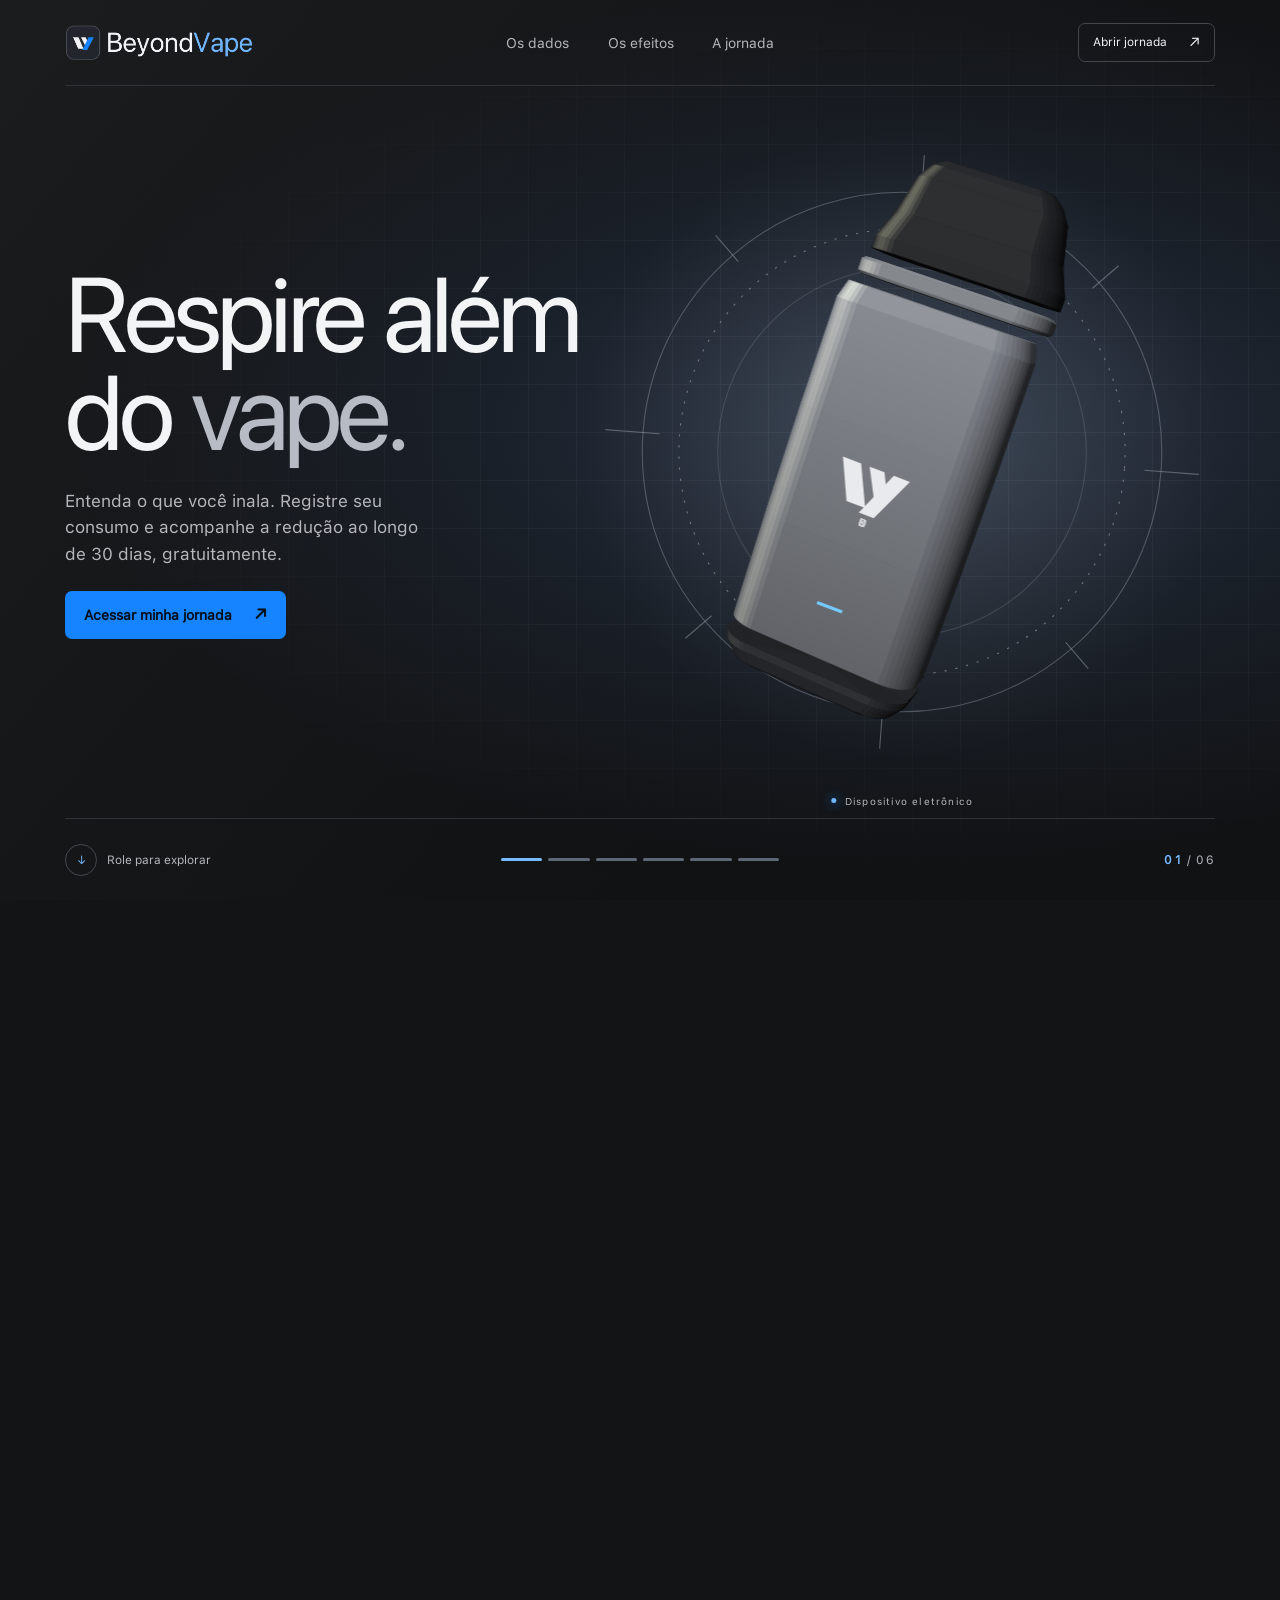
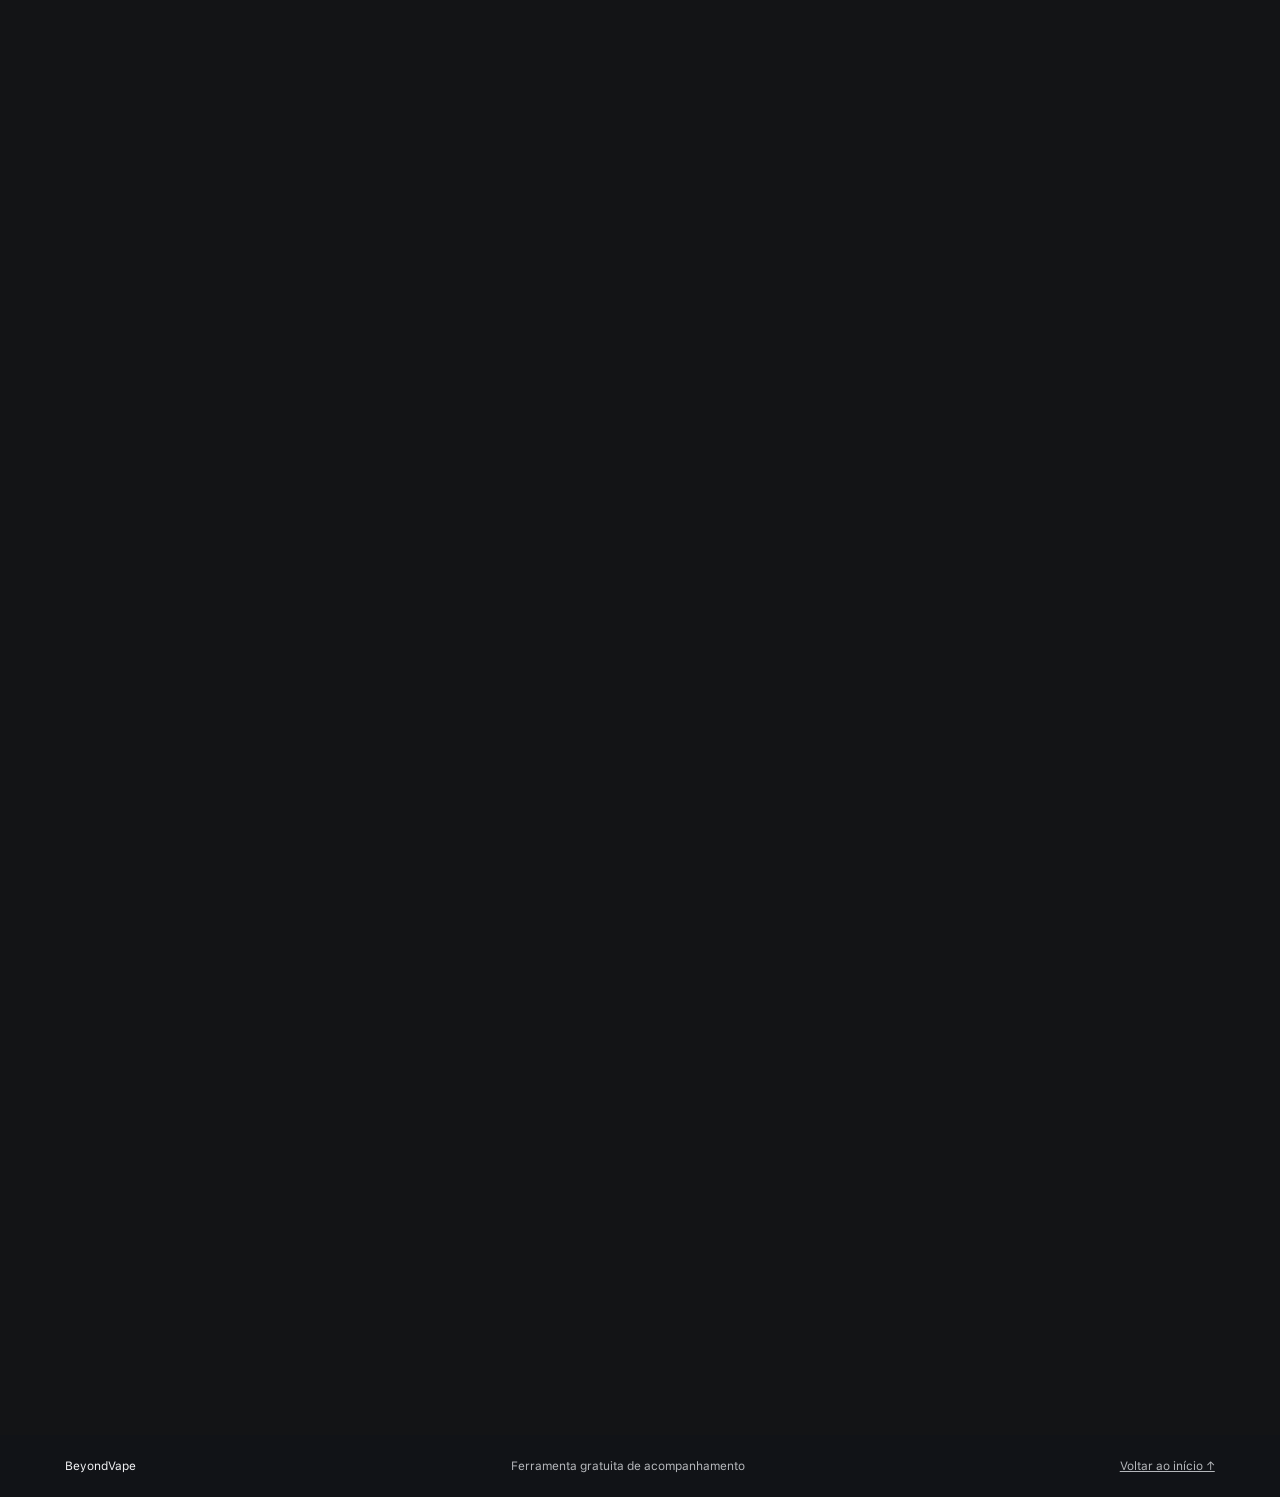
<file: index.html>
<!doctype html>
<html lang="pt-BR">
<head>
  <meta charset="utf-8">
  <meta name="viewport" content="width=device-width, initial-scale=1">
  <meta name="theme-color" content="#111317">
  <meta name="description" content="Entenda os efeitos do vape e acompanhe seu consumo gratuitamente com a jornada de 30 dias do BeyondVape.">
  <title>BeyondVape — Respire além do vape</title>
  <link rel="icon" href="beyond-mark.svg" type="image/svg+xml">
  <link rel="stylesheet" href="landing.css">
  <script src="landing.js" defer></script>
</head>
<body>
  <a class="skip" href="#apoio">Pular para a jornada gratuita</a>
  <main class="film" id="inicio">
    <div class="frame">
      <header class="topbar">
        <a class="brand" href="#inicio" aria-label="BeyondVape, início">
          <img src="beyondvape-logo.png" alt="BeyondVape">
        </a>
        <nav class="top-links" aria-label="Na página">
          <a href="#dados">Os dados</a>
          <a href="#efeitos">Os efeitos</a>
          <a href="#apoio">A jornada</a>
        </nav>
        <a class="button button-outline" href="jornada.html">Abrir jornada <span aria-hidden="true">↗</span></a>
      </header>

      <figure class="visual" aria-hidden="true">
        <svg class="optics" viewBox="0 0 600 600" fill="none">
          <circle cx="300" cy="300" r="234" stroke="currentColor" stroke-opacity=".42"/>
          <circle cx="300" cy="300" r="201" stroke="currentColor" stroke-opacity=".65" stroke-dasharray="2 8"/>
          <circle cx="300" cy="300" r="166" stroke="currentColor" stroke-opacity=".23"/>
          <path d="M300 32v49m0 438v49M32 300h49m438 0h49M118 118l22 22m320 320 22 22m0-364-22 22M140 460l-22 22" stroke="currentColor" stroke-opacity=".52"/>
          <path d="M300 291v18m-9-9h18" stroke="currentColor" stroke-opacity=".75"/>
        </svg>
        <canvas id="pod"></canvas>
        <figcaption><span class="signal"></span><span id="visual-label">Dispositivo eletrônico</span></figcaption>
      </figure>

      <div class="chapters">
        <section class="chapter" id="abertura" data-anchor="inicio" data-label="Dispositivo eletrônico">
          <h1>Respire além<br>do <em>vape.</em></h1>
          <p class="lede">Entenda o que você inala. Registre seu consumo e acompanhe a redução ao longo de 30 dias, gratuitamente.</p>
          <a class="button button-primary" href="jornada.html">Acessar minha jornada <span aria-hidden="true">↗</span></a>
        </section>

        <section class="chapter" id="dados" data-anchor="dados" data-label="Dispositivo em fragmentação">
          <p class="kicker"><span></span> Experimentação no Brasil</p>
          <h2 class="stat">29,6<span>%</span></h2>
          <p class="lede">dos estudantes de 13 a 17 anos no Brasil já haviam experimentado cigarro eletrônico em 2024.</p>
          <div class="comparison" aria-label="16,8% em 2019 e 29,6% em 2024">
            <div><span>2019</span><i style="--bar:56.76%"></i><strong>16,8%</strong></div>
            <div><span>2024</span><i style="--bar:100%"></i><strong>29,6%</strong></div>
          </div>
          <a class="source" href="https://agenciadenoticias.ibge.gov.br/media/com_mediaibge/arquivos/dbff6312ead43646734c2b1f9258b7d9.pdf">Fonte IBGE · PeNSE 2024 (PDF) <span aria-hidden="true">↗</span></a>
        </section>

        <section class="chapter" id="efeitos" data-anchor="efeitos" data-label="Aerossol · representação visual">
          <p class="kicker"><span></span> O que chega ao corpo</p>
          <h2>Por dentro<br>do <em>aerossol.</em></h2>
          <dl class="effects">
            <div><dt>Nicotina</dt><dd>Presente na maioria dos vapes, pode causar dependência.</dd></div>
            <div><dt>Partículas finas</dt><dd>Podem penetrar profundamente nos pulmões.</dd></div>
            <div><dt>Metais pesados</dt><dd>O aerossol pode conter níquel, estanho e chumbo.</dd></div>
          </dl>
          <a class="source" href="https://www.cdc.gov/tobacco/e-cigarettes/about.html">Fonte: CDC <span aria-hidden="true">↗</span></a>
        </section>

        <section class="chapter" id="dependencia" data-anchor="dependencia" data-label="Ciclo da dependência · representação visual">
          <p class="kicker"><span></span> Nicotina e abstinência</p>
          <h2>O ciclo da<br><em>vontade.</em></h2>
          <p class="lede">Quando quem tem dependência de nicotina para de usar, pode sentir fissura, irritabilidade ou dificuldade para dormir. Esses sintomas tendem a diminuir com o tempo.</p>
          <a class="source" href="https://www.cdc.gov/tobacco/e-cigarettes/health-effects.html">Fonte: CDC <span aria-hidden="true">↗</span></a>
        </section>

        <section class="chapter" id="rotina" data-anchor="rotina" data-label="Cronograma de acompanhamento">
          <p class="kicker"><span></span> Seu registro diário</p>
          <h2>Veja o que<br><em>mudou.</em></h2>
          <dl class="effects">
            <div><dt>Registre</dt><dd>Adicione cada puxada ao contador do dia.</dd></div>
            <div><dt>Compare</dt><dd>Veja o consumo registrado ao lado da meta diária.</dd></div>
            <div><dt>Acompanhe</dt><dd>Consulte os registros no cronograma de 30 dias.</dd></div>
          </dl>
        </section>

        <section class="chapter" id="apoio" data-anchor="apoio" data-label="BeyondVape · jornada gratuita">
          <p class="kicker"><span></span> A jornada BeyondVape</p>
          <h2>Um dia<br>de <em>cada vez.</em></h2>
          <p class="lede">Registre suas puxadas, acompanhe metas diárias e veja sua evolução em um cronograma de 30 dias. Sem conta e sem custo.</p>
          <a class="button button-primary" href="jornada.html">Acessar minha jornada <span aria-hidden="true">↗</span></a>
          <p class="care">Para apoio profissional, <a href="https://www.gov.br/inca/pt-br/assuntos/causas-e-prevencao-do-cancer/tabagismo/como-parar-de-fumar">consulte o atendimento pelo SUS</a>.</p>
        </section>
      </div>

      <div class="timeline">
        <a class="scroll-cue" href="#dados"><span class="scroll-icon" aria-hidden="true">↓</span> <span id="cue-label">Role para explorar</span></a>
        <nav class="chapter-nav" aria-label="Capítulos">
          <a href="#inicio" aria-label="Abertura" title="Abertura"></a>
          <a href="#dados" aria-label="Experimentação no Brasil" title="Experimentação no Brasil"></a>
          <a href="#efeitos" aria-label="O aerossol" title="O aerossol"></a>
          <a href="#dependencia" aria-label="Dependência" title="Dependência"></a>
          <a href="#rotina" aria-label="Registro diário" title="Registro diário"></a>
          <a href="#apoio" aria-label="A jornada" title="A jornada"></a>
        </nav>
        <span class="chapter-index" aria-hidden="true"><b id="chapter-count">01</b> / 06</span>
      </div>
    </div>
    <div class="anchors" aria-hidden="true"></div>
  </main>
  <footer class="footer">
    <span>BeyondVape</span>
    <span>Ferramenta gratuita de acompanhamento</span>
    <a href="#inicio">Voltar ao início ↑</a>
  </footer>
</body>
</html>
</file>
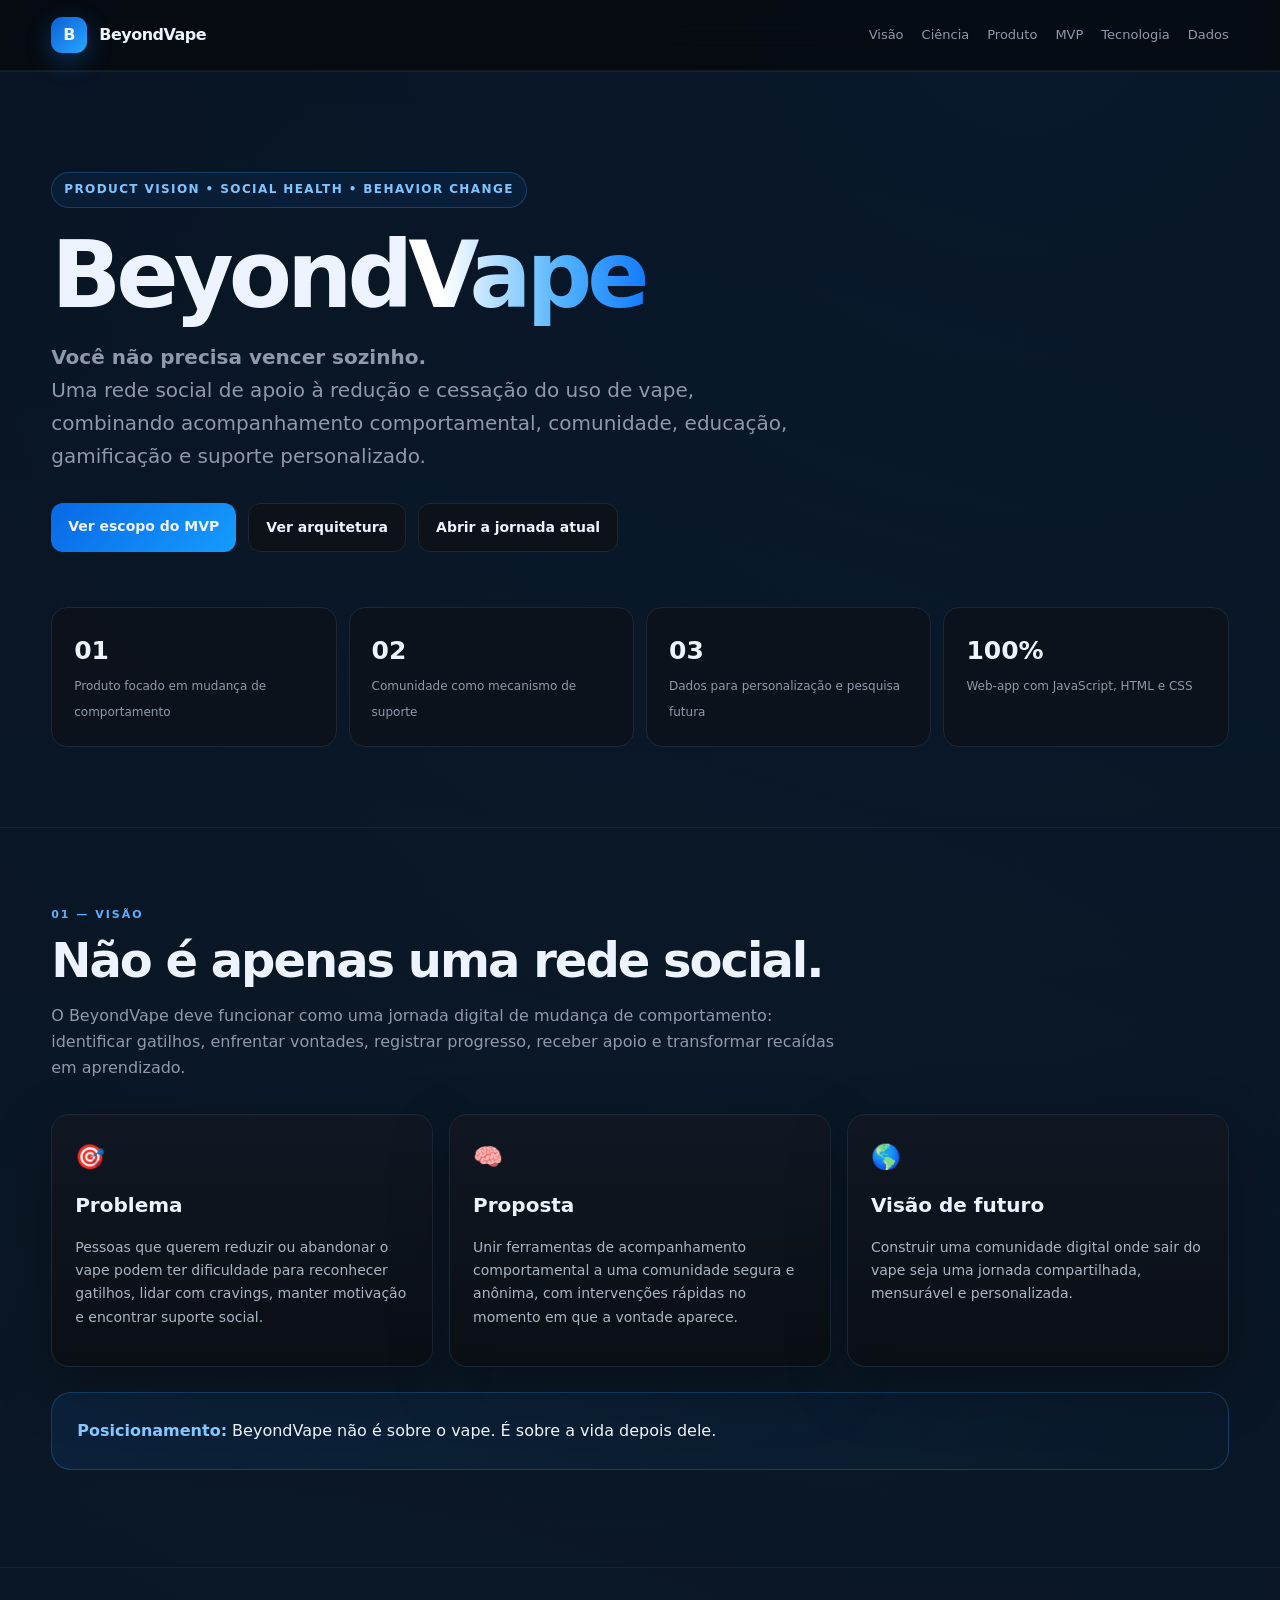
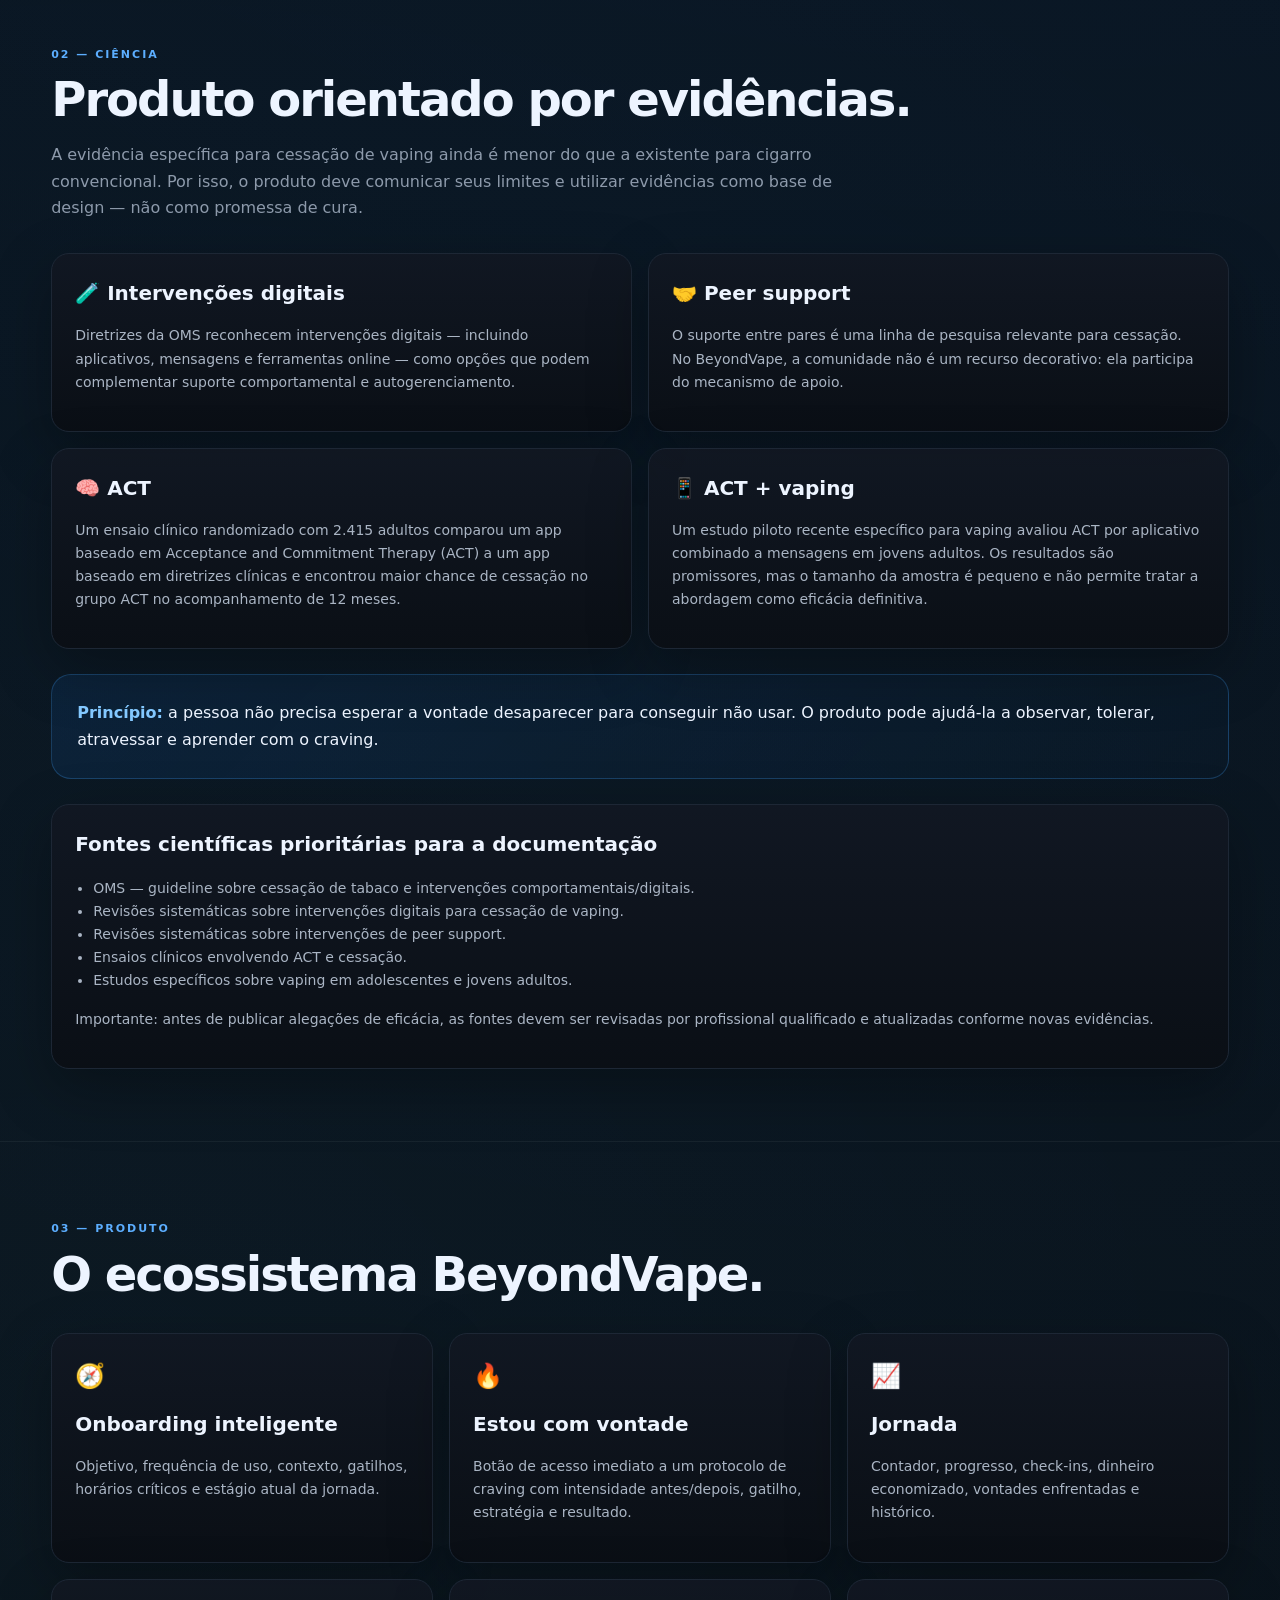
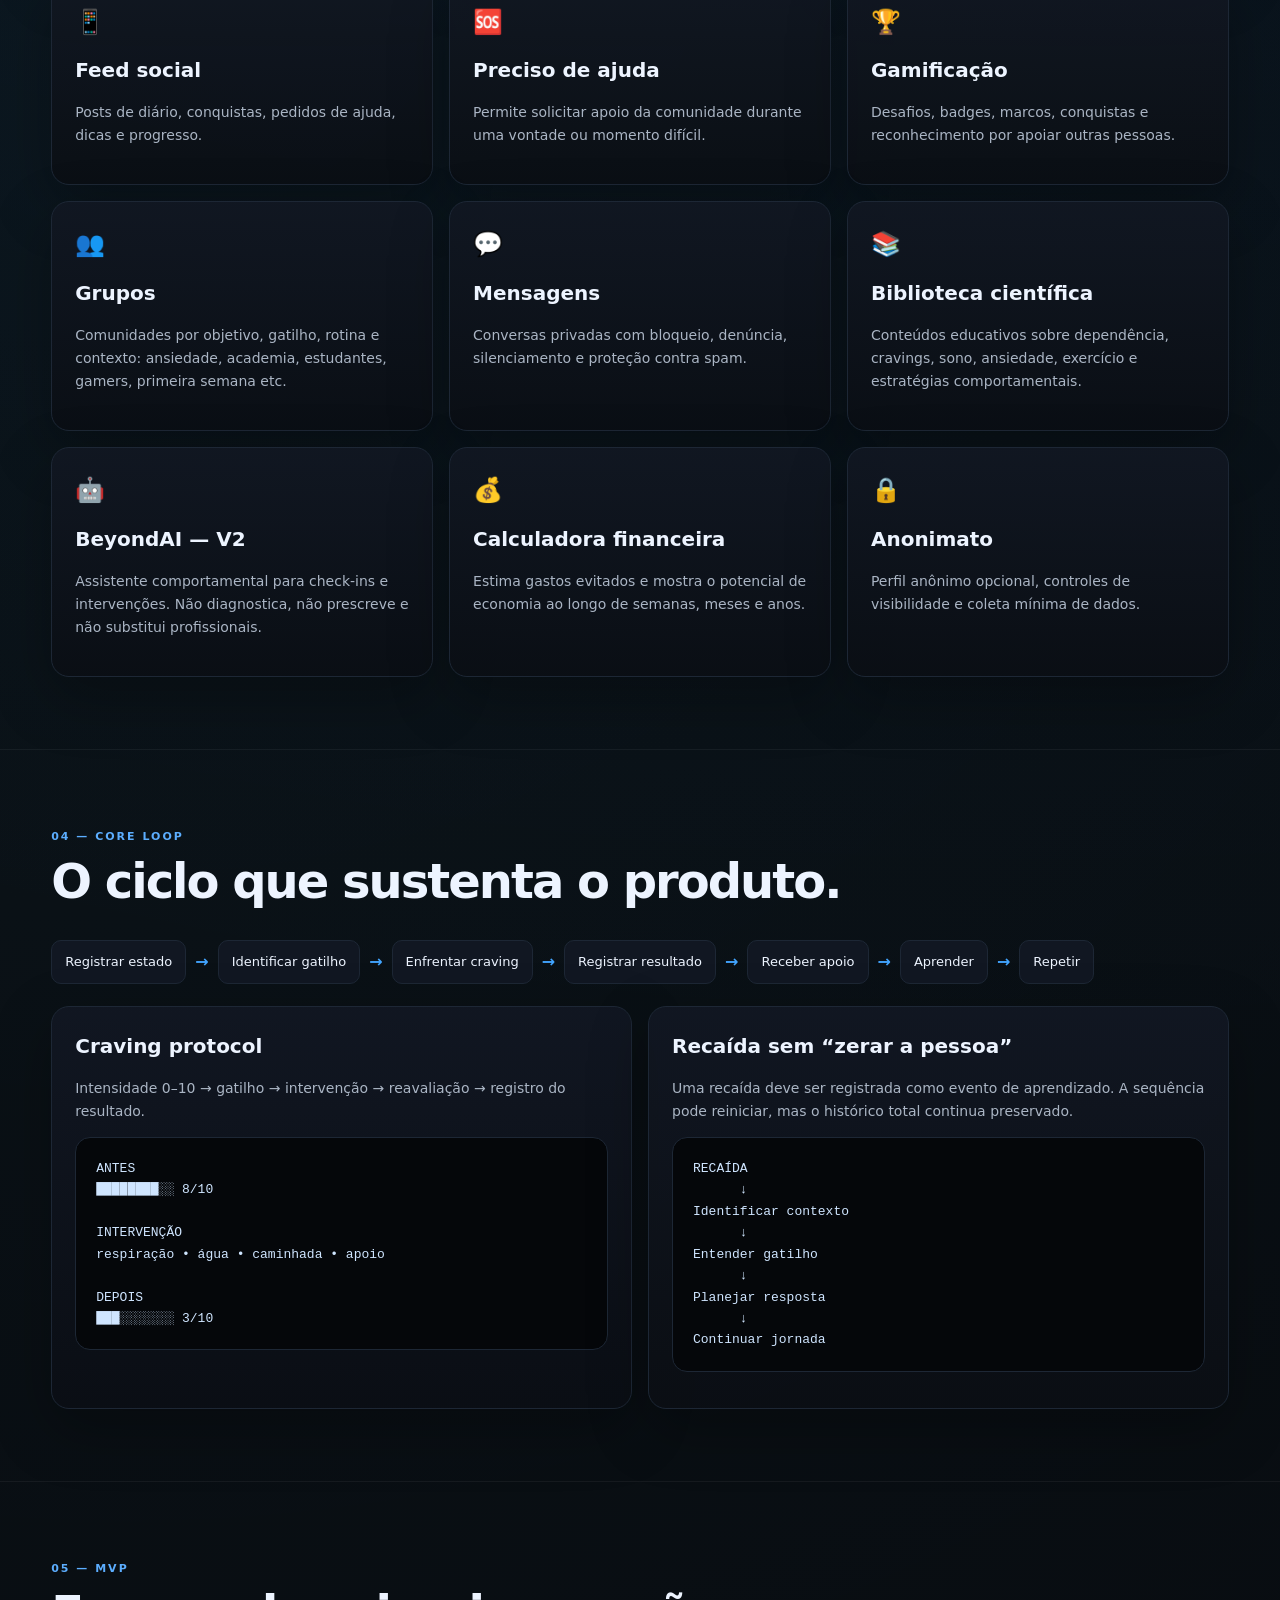
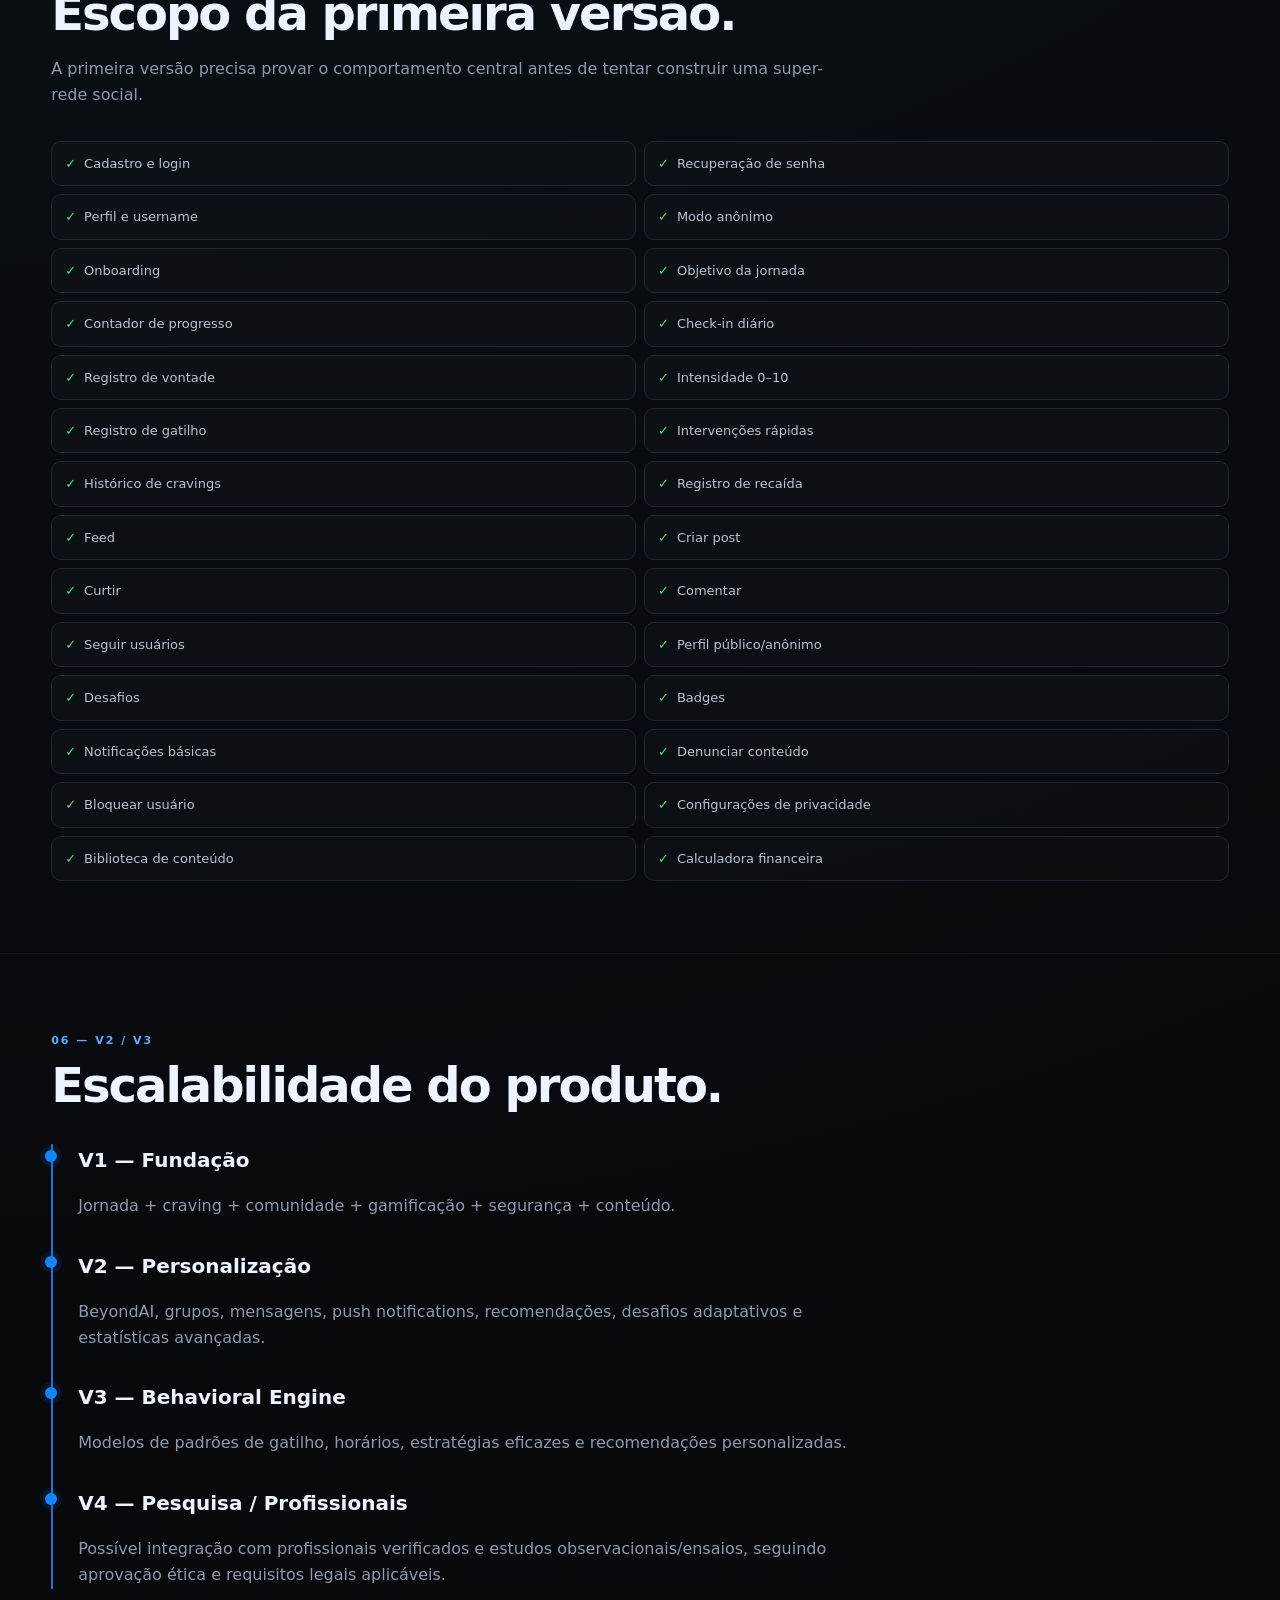
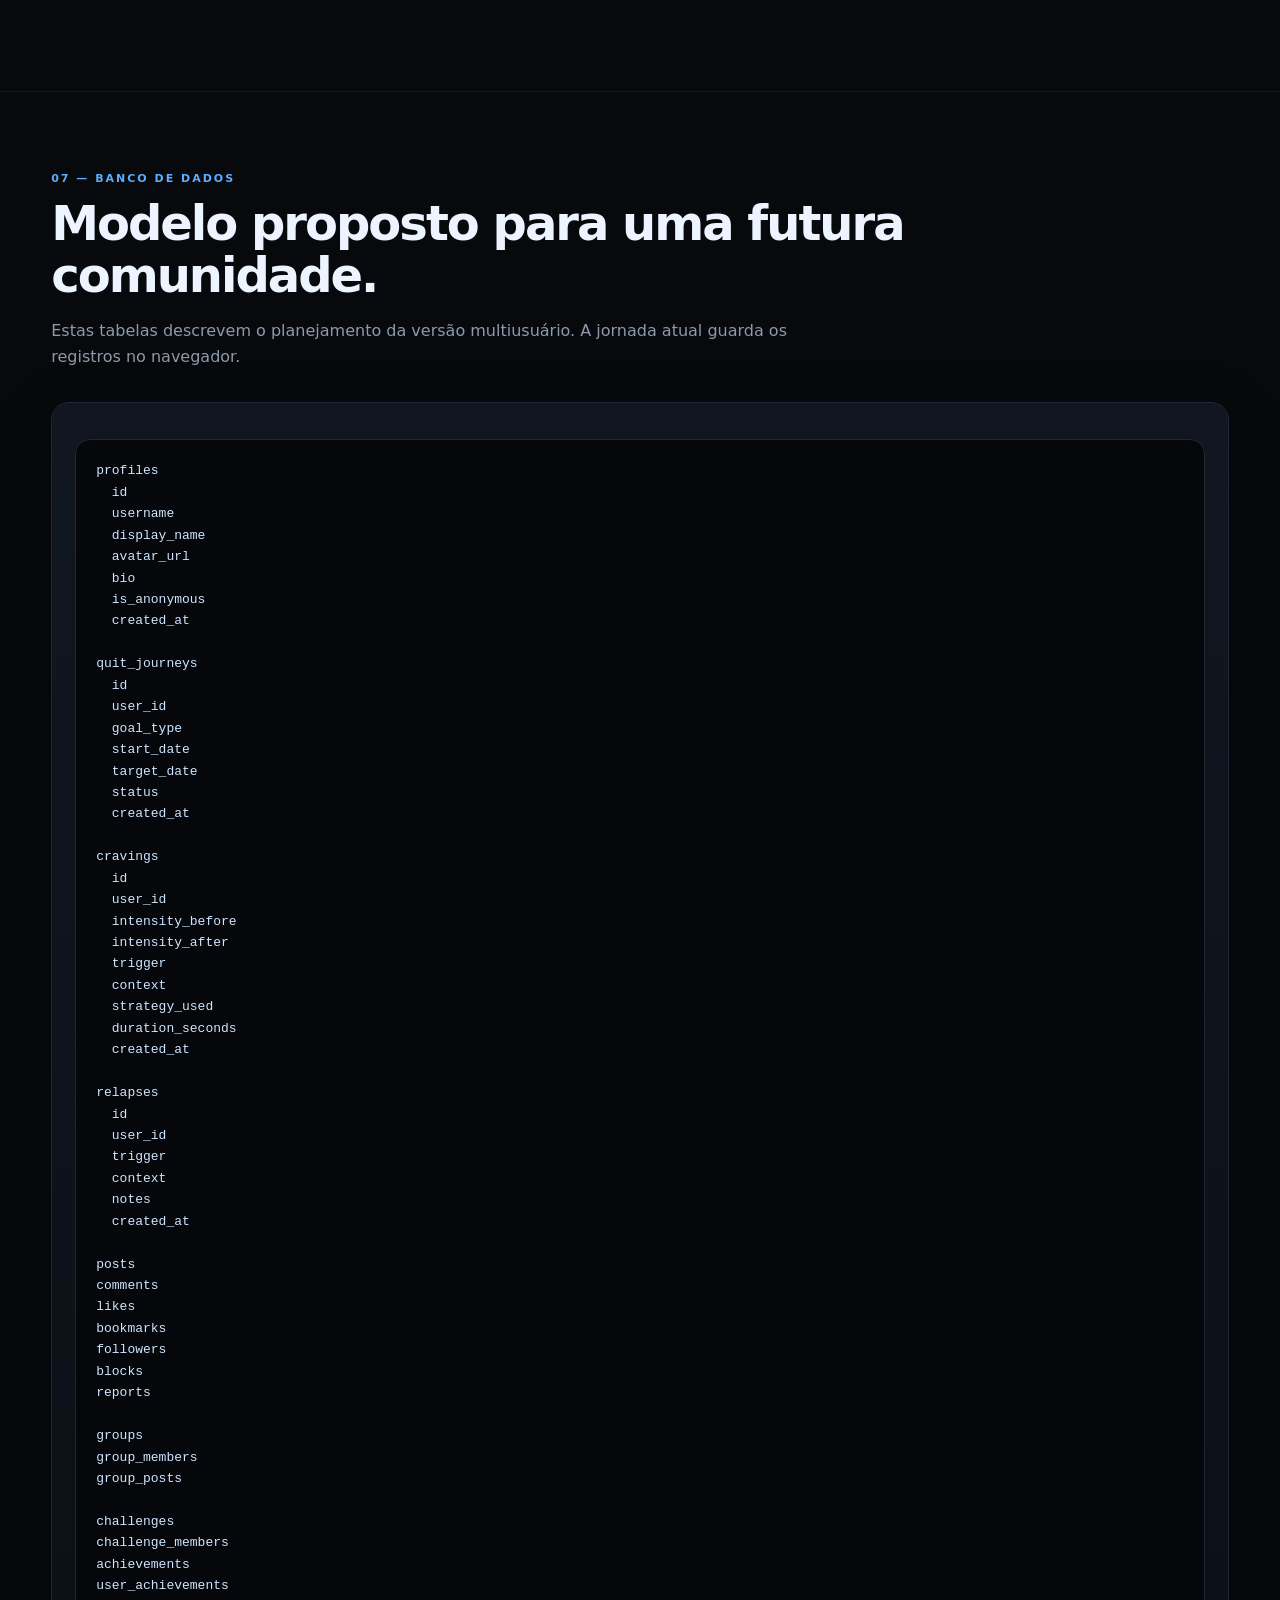
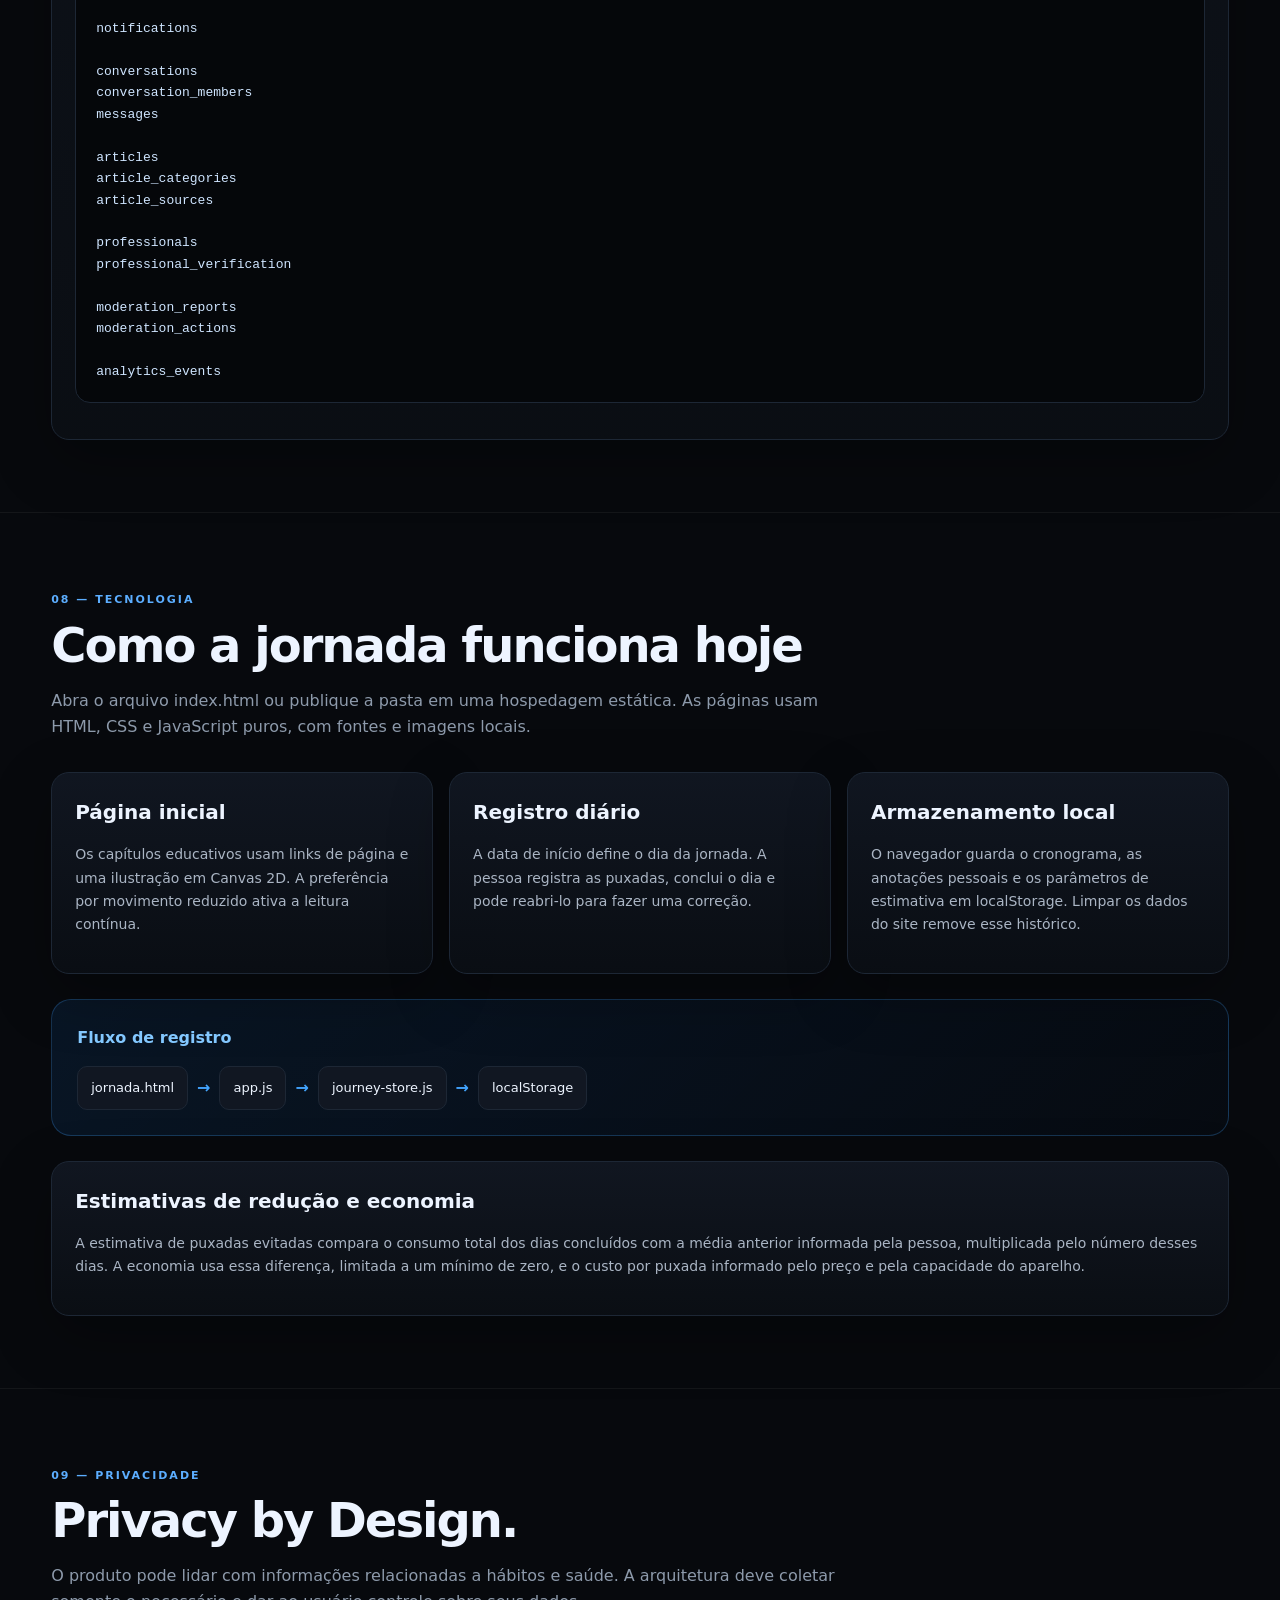
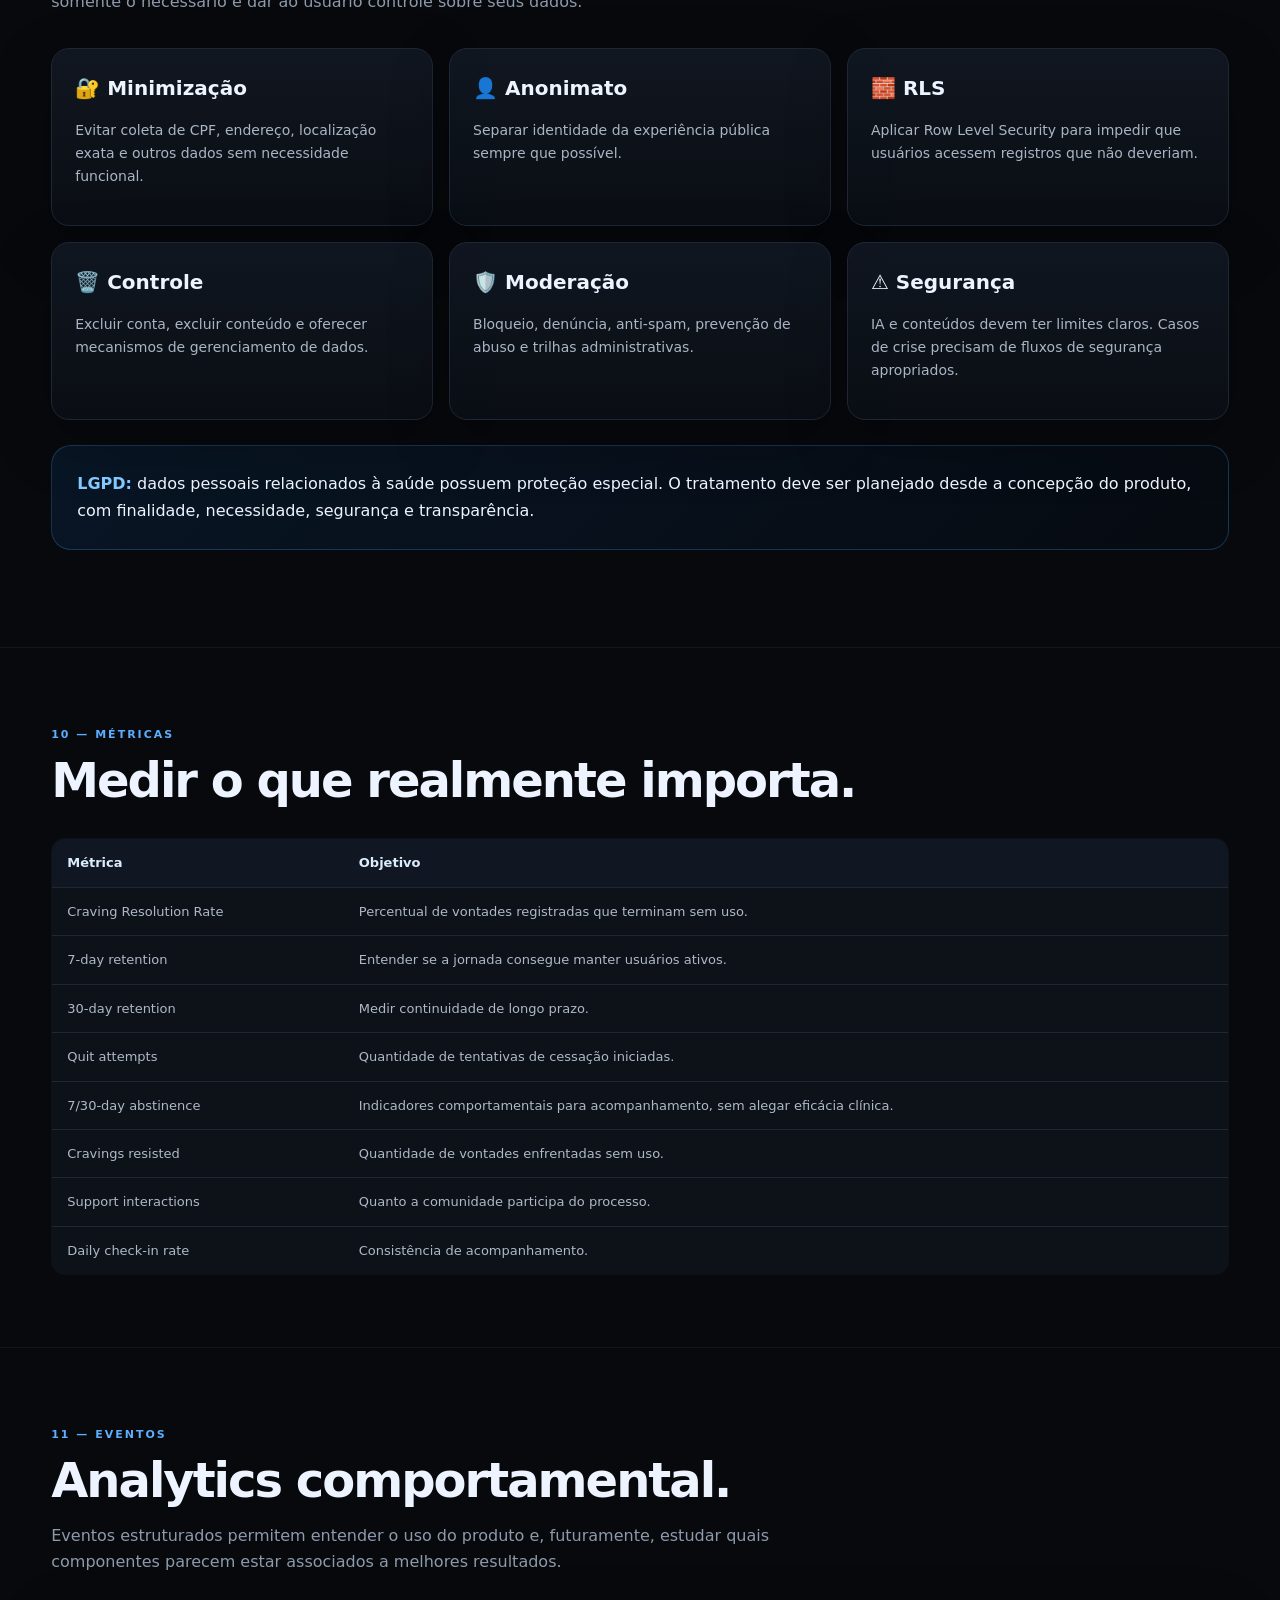
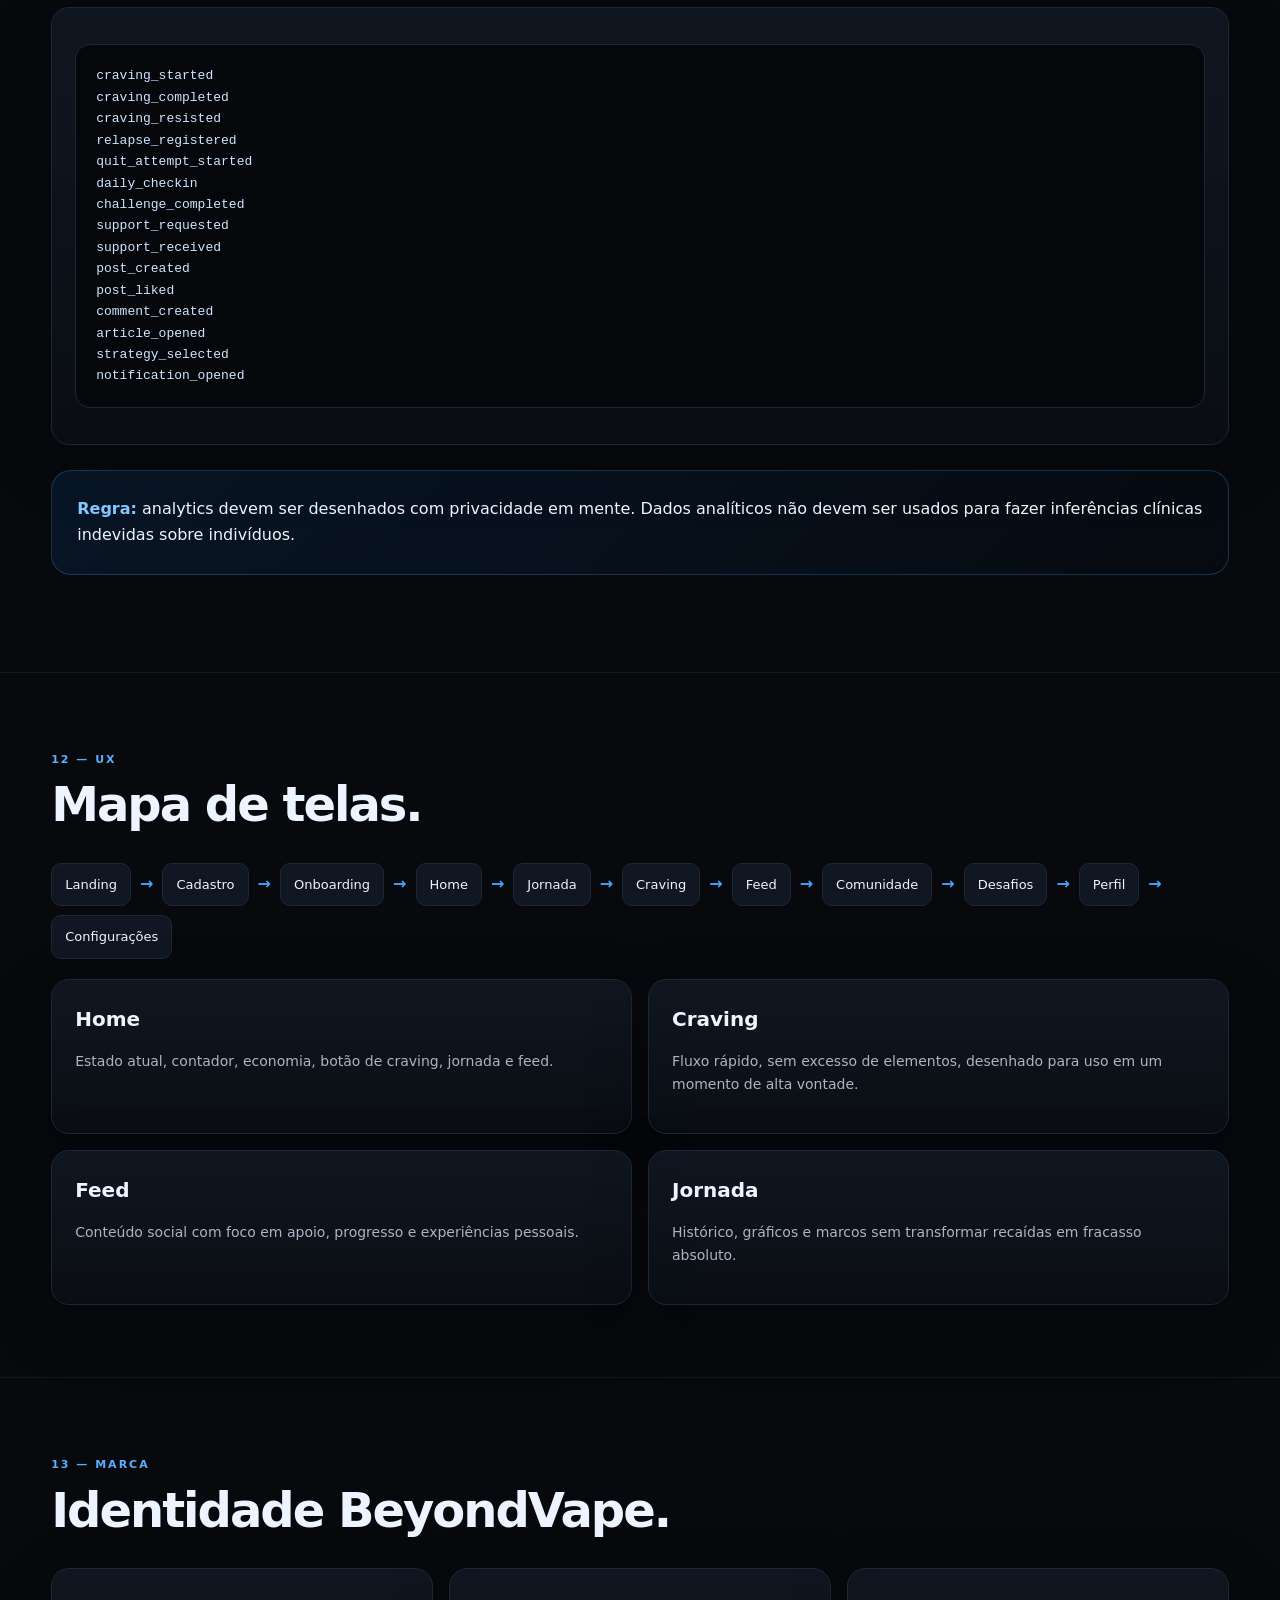
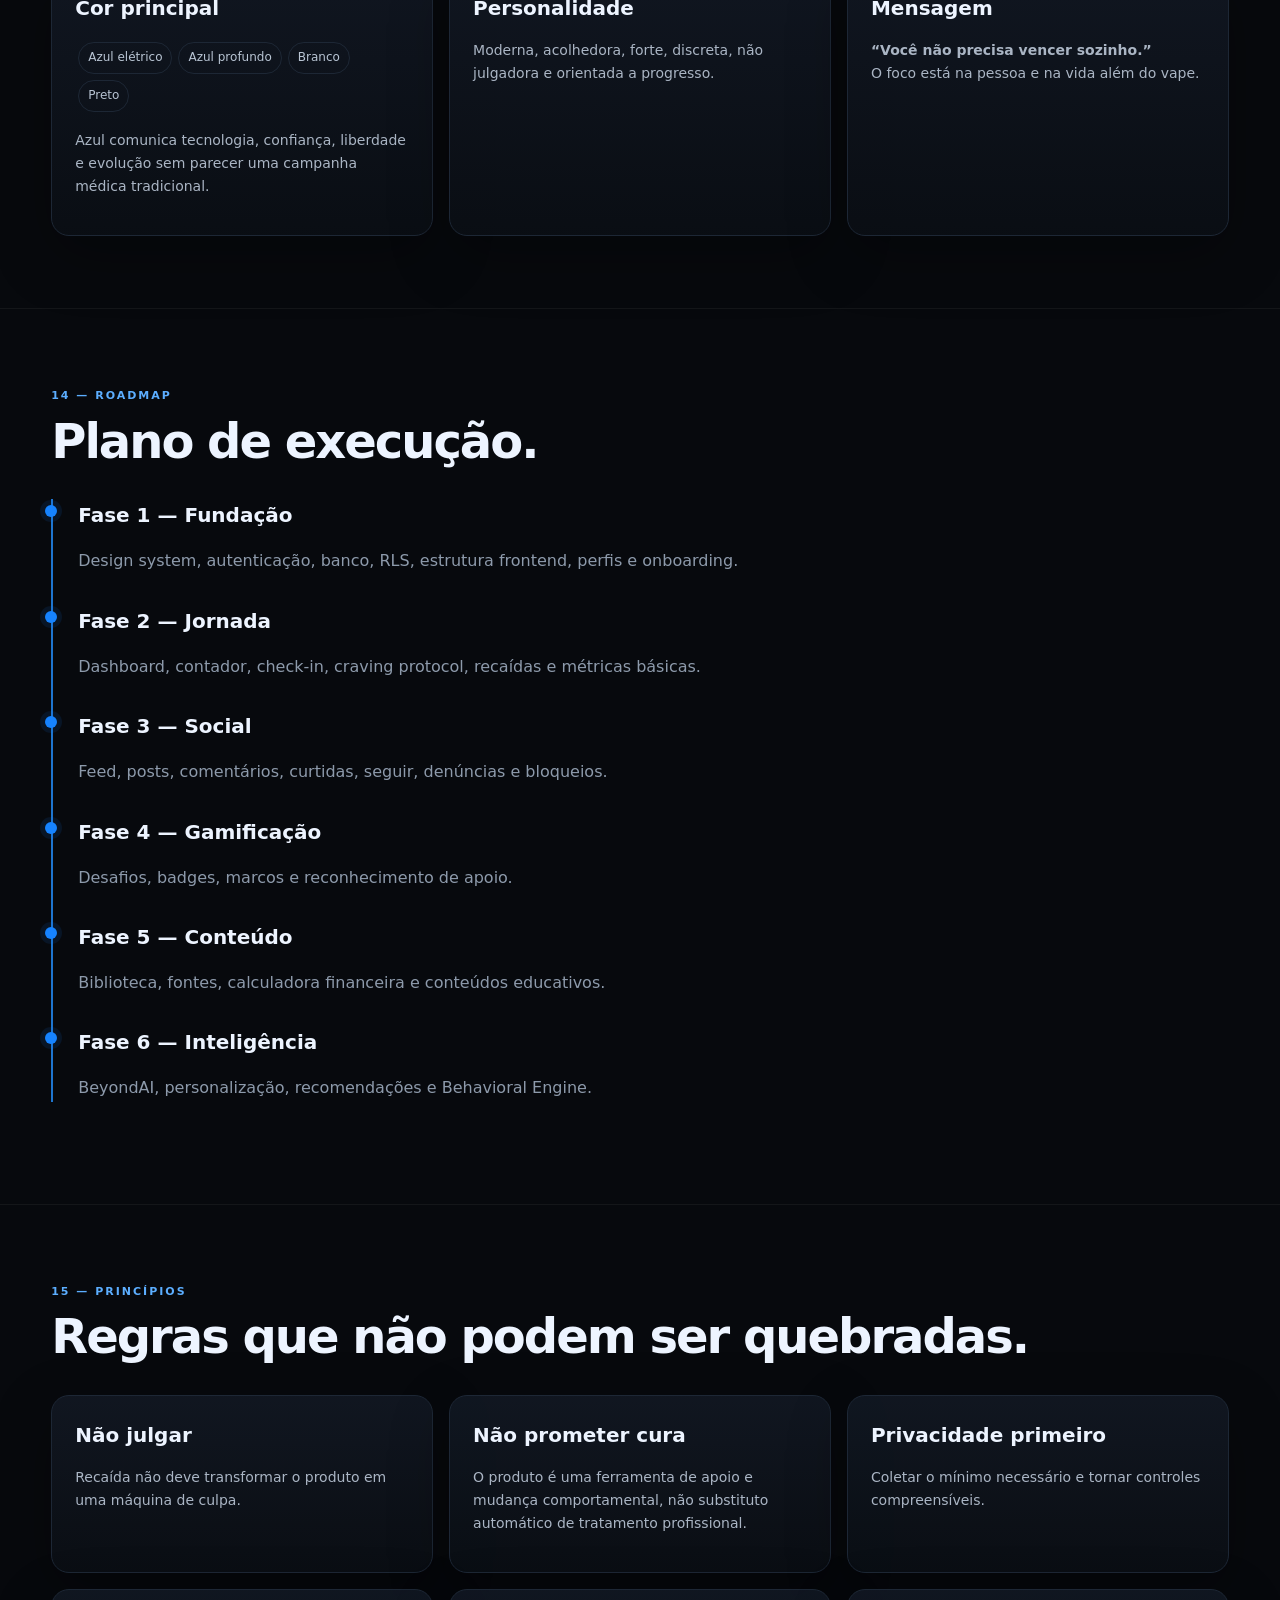
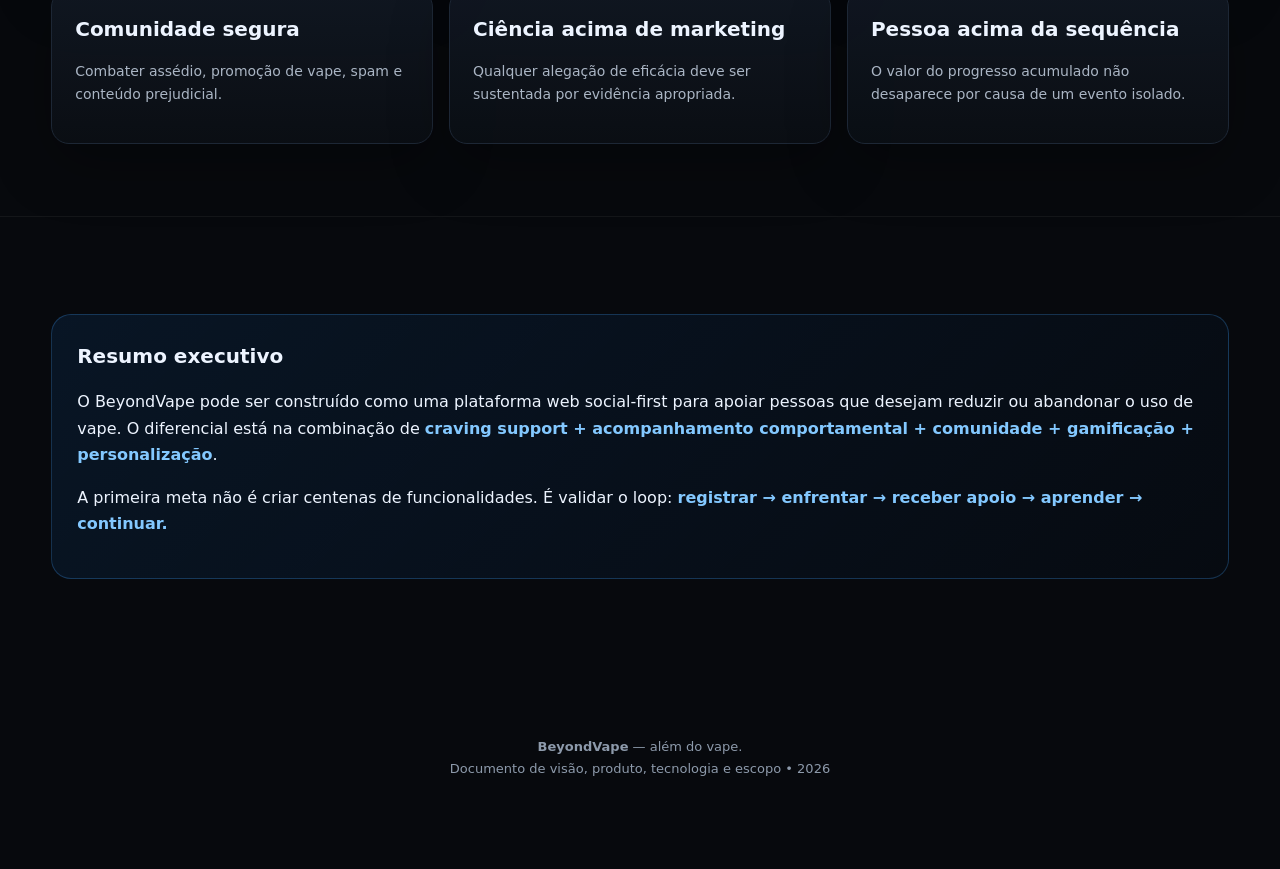
<file: BeyondVape_Documentacao_Completa.html>
<!DOCTYPE html>
<html lang="pt-BR">
<head>
<meta charset="UTF-8">
<meta name="viewport" content="width=device-width, initial-scale=1.0">
<title>BeyondVape — Product Vision & Scope</title>
<meta name="description" content="Documentação completa do BeyondVape — rede social de apoio à redução e cessação do uso de vape.">
<style>
:root{
  --bg:#07090d;
  --panel:#0d1118;
  --panel2:#111722;
  --border:#1d2735;
  --text:#edf4ff;
  --muted:#8d9aab;
  --blue:#1683ff;
  --blue2:#42a5ff;
  --cyan:#55d8ff;
  --green:#4ade80;
  --danger:#ff5d73;
  --yellow:#ffd166;
  --shadow:0 20px 60px rgba(0,0,0,.28);
}
*{box-sizing:border-box}
html{scroll-behavior:smooth}
body{
  margin:0;
  background:
    radial-gradient(circle at 80% 0%,rgba(22,131,255,.12),transparent 28%),
    radial-gradient(circle at 10% 20%,rgba(85,216,255,.06),transparent 25%),
    var(--bg);
  color:var(--text);
  font-family:Inter,ui-sans-serif,system-ui,-apple-system,BlinkMacSystemFont,"Segoe UI",sans-serif;
  line-height:1.65;
}
a{color:inherit;text-decoration:none}
.container{width:min(1180px,92%);margin:auto}
.topbar{
  position:sticky;top:0;z-index:50;
  background:rgba(7,9,13,.78);backdrop-filter:blur(18px);
  border-bottom:1px solid rgba(255,255,255,.06);
}
.nav{height:70px;display:flex;align-items:center;justify-content:space-between;gap:20px}
.brand{display:flex;align-items:center;gap:12px;font-weight:800;letter-spacing:-.5px}
.brand-mark{
  width:36px;height:36px;border-radius:11px;
  display:grid;place-items:center;
  background:linear-gradient(135deg,#0d5fd7,#28a7ff);
  box-shadow:0 8px 25px rgba(22,131,255,.3);
  font-weight:900;
}
.navlinks{display:flex;gap:18px;flex-wrap:wrap}
.navlinks a{font-size:13px;color:var(--muted)}
.navlinks a:hover{color:white}
.hero{padding:100px 0 80px}
.eyebrow{
  display:inline-flex;align-items:center;gap:8px;
  border:1px solid rgba(66,165,255,.25);
  background:rgba(22,131,255,.08);
  color:#7fc4ff;padding:7px 12px;border-radius:999px;
  font-size:12px;font-weight:700;text-transform:uppercase;letter-spacing:1.4px;
}
.hero h1{font-size:clamp(48px,8vw,92px);line-height:.95;letter-spacing:-5px;margin:24px 0 22px;max-width:900px}
.gradient{background:linear-gradient(90deg,#fff 15%,#51b3ff 65%,#147cff);-webkit-background-clip:text;background-clip:text;color:transparent}
.hero p{max-width:760px;font-size:20px;color:var(--muted);margin:0}
.hero-actions{display:flex;gap:12px;margin-top:30px;flex-wrap:wrap}
.btn{padding:12px 17px;border-radius:12px;border:1px solid var(--border);font-weight:700;font-size:14px}
.btn.primary{background:linear-gradient(135deg,#0968e5,#159cff);border:none}
.btn.secondary{background:var(--panel)}
.stats{display:grid;grid-template-columns:repeat(4,1fr);gap:12px;margin-top:55px}
.stat{padding:22px;border:1px solid var(--border);border-radius:16px;background:rgba(13,17,24,.7)}
.stat strong{display:block;font-size:25px}.stat span{font-size:12px;color:var(--muted)}
section{padding:72px 0;border-top:1px solid rgba(255,255,255,.05)}
.section-head{margin-bottom:32px}
.kicker{font-size:11px;color:#5caeff;font-weight:800;text-transform:uppercase;letter-spacing:2px}
h2{font-size:clamp(30px,4vw,48px);line-height:1.08;letter-spacing:-2px;margin:8px 0 12px}
h3{margin:0 0 8px;font-size:20px}
.lead{color:var(--muted);max-width:800px}
.grid{display:grid;grid-template-columns:repeat(3,1fr);gap:16px}
.grid2{display:grid;grid-template-columns:repeat(2,1fr);gap:16px}
.card{
  background:linear-gradient(180deg,rgba(17,23,34,.92),rgba(10,14,20,.92));
  border:1px solid var(--border);border-radius:18px;padding:23px;
  box-shadow:var(--shadow);
}
.card p,.card li{color:#aab5c4;font-size:14px}
.card ul{padding-left:18px}
.icon{font-size:24px;margin-bottom:12px}
.callout{
  border:1px solid rgba(66,165,255,.25);
  background:linear-gradient(135deg,rgba(22,131,255,.1),rgba(22,131,255,.02));
  border-radius:20px;padding:25px;margin:25px 0;
}
.callout strong{color:#83c8ff}
.pill{display:inline-block;border:1px solid var(--border);border-radius:999px;padding:5px 9px;margin:3px;color:#b9c5d4;font-size:12px}
.flow{display:flex;flex-wrap:wrap;align-items:center;gap:9px}
.flow span{padding:10px 13px;background:var(--panel2);border:1px solid var(--border);border-radius:10px;font-size:13px}
.flow b{color:var(--blue2)}
pre{
  background:#05070a;border:1px solid var(--border);border-radius:15px;
  padding:20px;overflow:auto;color:#cfe5ff;font-size:13px;
}
table{width:100%;border-collapse:collapse;background:var(--panel);border:1px solid var(--border);border-radius:14px;overflow:hidden}
th,td{text-align:left;padding:13px 15px;border-bottom:1px solid var(--border);font-size:13px}
th{color:#dcecff;background:#101722}td{color:#aeb9c8}
.badge{font-size:11px;padding:4px 8px;border-radius:7px;background:rgba(74,222,128,.1);color:var(--green)}
.warning{color:#ff9aaa}
.timeline{border-left:2px solid #1e75cf;padding-left:25px}
.timeline-item{position:relative;margin:0 0 30px}
.timeline-item:before{content:"";position:absolute;left:-33px;top:6px;width:12px;height:12px;border-radius:50%;background:#1683ff;box-shadow:0 0 0 5px rgba(22,131,255,.1)}
.checklist{display:grid;grid-template-columns:repeat(2,1fr);gap:8px}
.check{padding:11px 13px;border:1px solid var(--border);border-radius:10px;background:rgba(255,255,255,.015);font-size:13px;color:#b8c3d0}
.check:before{content:"✓";color:var(--green);font-weight:900;margin-right:8px}
footer{padding:60px 0 90px;text-align:center;color:var(--muted);font-size:13px}
@media(max-width:850px){
 .stats,.grid,.grid2{grid-template-columns:1fr 1fr}
 .navlinks{display:none}.hero h1{letter-spacing:-3px}
}
@media(max-width:560px){
 .stats,.grid,.grid2,.checklist{grid-template-columns:1fr}
 .hero{padding-top:70px}.hero p{font-size:17px}
}
</style>
</head>
<body>

<header class="topbar">
  <div class="container nav">
    <a class="brand" href="#top"><span class="brand-mark">B</span>BeyondVape</a>
    <nav class="navlinks">
      <a href="#visao">Visão</a>
      <a href="#ciencia">Ciência</a>
      <a href="#produto">Produto</a>
      <a href="#mvp">MVP</a>
      <a href="#tech">Tecnologia</a>
      <a href="#dados">Dados</a>
    </nav>
  </div>
</header>

<main id="top">
<section class="hero">
  <div class="container">
    <span class="eyebrow">Product Vision • Social Health • Behavior Change</span>
    <h1>Beyond<span class="gradient">Vape</span></h1>
    <p><strong>Você não precisa vencer sozinho.</strong><br>
    Uma rede social de apoio à redução e cessação do uso de vape, combinando acompanhamento comportamental, comunidade, educação, gamificação e suporte personalizado.</p>
    <div class="hero-actions">
      <a class="btn primary" href="#mvp">Ver escopo do MVP</a>
      <a class="btn secondary" href="#tech">Ver arquitetura</a>
      <a class="btn secondary" href="jornada.html">Abrir a jornada atual</a>
    </div>
    <div class="stats">
      <div class="stat"><strong>01</strong><span>Produto focado em mudança de comportamento</span></div>
      <div class="stat"><strong>02</strong><span>Comunidade como mecanismo de suporte</span></div>
      <div class="stat"><strong>03</strong><span>Dados para personalização e pesquisa futura</span></div>
      <div class="stat"><strong>100%</strong><span>Web-app com JavaScript, HTML e CSS</span></div>
    </div>
  </div>
</section>

<section id="visao">
<div class="container">
  <div class="section-head"><span class="kicker">01 — Visão</span><h2>Não é apenas uma rede social.</h2><p class="lead">O BeyondVape deve funcionar como uma jornada digital de mudança de comportamento: identificar gatilhos, enfrentar vontades, registrar progresso, receber apoio e transformar recaídas em aprendizado.</p></div>
  <div class="grid">
    <div class="card"><div class="icon">🎯</div><h3>Problema</h3><p>Pessoas que querem reduzir ou abandonar o vape podem ter dificuldade para reconhecer gatilhos, lidar com cravings, manter motivação e encontrar suporte social.</p></div>
    <div class="card"><div class="icon">🧠</div><h3>Proposta</h3><p>Unir ferramentas de acompanhamento comportamental a uma comunidade segura e anônima, com intervenções rápidas no momento em que a vontade aparece.</p></div>
    <div class="card"><div class="icon">🌎</div><h3>Visão de futuro</h3><p>Construir uma comunidade digital onde sair do vape seja uma jornada compartilhada, mensurável e personalizada.</p></div>
  </div>
  <div class="callout"><strong>Posicionamento:</strong> BeyondVape não é sobre o vape. É sobre a vida depois dele.</div>
</div>
</section>

<section id="ciencia">
<div class="container">
  <div class="section-head"><span class="kicker">02 — Ciência</span><h2>Produto orientado por evidências.</h2><p class="lead">A evidência específica para cessação de vaping ainda é menor do que a existente para cigarro convencional. Por isso, o produto deve comunicar seus limites e utilizar evidências como base de design — não como promessa de cura.</p></div>
  <div class="grid2">
    <div class="card"><h3>🧪 Intervenções digitais</h3><p>Diretrizes da OMS reconhecem intervenções digitais — incluindo aplicativos, mensagens e ferramentas online — como opções que podem complementar suporte comportamental e autogerenciamento.</p></div>
    <div class="card"><h3>🤝 Peer support</h3><p>O suporte entre pares é uma linha de pesquisa relevante para cessação. No BeyondVape, a comunidade não é um recurso decorativo: ela participa do mecanismo de apoio.</p></div>
    <div class="card"><h3>🧠 ACT</h3><p>Um ensaio clínico randomizado com 2.415 adultos comparou um app baseado em Acceptance and Commitment Therapy (ACT) a um app baseado em diretrizes clínicas e encontrou maior chance de cessação no grupo ACT no acompanhamento de 12 meses.</p></div>
    <div class="card"><h3>📱 ACT + vaping</h3><p>Um estudo piloto recente específico para vaping avaliou ACT por aplicativo combinado a mensagens em jovens adultos. Os resultados são promissores, mas o tamanho da amostra é pequeno e não permite tratar a abordagem como eficácia definitiva.</p></div>
  </div>
  <div class="callout"><strong>Princípio:</strong> a pessoa não precisa esperar a vontade desaparecer para conseguir não usar. O produto pode ajudá-la a observar, tolerar, atravessar e aprender com o craving.</div>
  <div class="card">
    <h3>Fontes científicas prioritárias para a documentação</h3>
    <ul>
      <li>OMS — guideline sobre cessação de tabaco e intervenções comportamentais/digitais.</li>
      <li>Revisões sistemáticas sobre intervenções digitais para cessação de vaping.</li>
      <li>Revisões sistemáticas sobre intervenções de peer support.</li>
      <li>Ensaios clínicos envolvendo ACT e cessação.</li>
      <li>Estudos específicos sobre vaping em adolescentes e jovens adultos.</li>
    </ul>
    <p class="warning">Importante: antes de publicar alegações de eficácia, as fontes devem ser revisadas por profissional qualificado e atualizadas conforme novas evidências.</p>
  </div>
</div>
</section>

<section id="produto">
<div class="container">
  <div class="section-head"><span class="kicker">03 — Produto</span><h2>O ecossistema BeyondVape.</h2></div>
  <div class="grid">
    <div class="card"><div class="icon">🧭</div><h3>Onboarding inteligente</h3><p>Objetivo, frequência de uso, contexto, gatilhos, horários críticos e estágio atual da jornada.</p></div>
    <div class="card"><div class="icon">🔥</div><h3>Estou com vontade</h3><p>Botão de acesso imediato a um protocolo de craving com intensidade antes/depois, gatilho, estratégia e resultado.</p></div>
    <div class="card"><div class="icon">📈</div><h3>Jornada</h3><p>Contador, progresso, check-ins, dinheiro economizado, vontades enfrentadas e histórico.</p></div>
    <div class="card"><div class="icon">📱</div><h3>Feed social</h3><p>Posts de diário, conquistas, pedidos de ajuda, dicas e progresso.</p></div>
    <div class="card"><div class="icon">🆘</div><h3>Preciso de ajuda</h3><p>Permite solicitar apoio da comunidade durante uma vontade ou momento difícil.</p></div>
    <div class="card"><div class="icon">🏆</div><h3>Gamificação</h3><p>Desafios, badges, marcos, conquistas e reconhecimento por apoiar outras pessoas.</p></div>
    <div class="card"><div class="icon">👥</div><h3>Grupos</h3><p>Comunidades por objetivo, gatilho, rotina e contexto: ansiedade, academia, estudantes, gamers, primeira semana etc.</p></div>
    <div class="card"><div class="icon">💬</div><h3>Mensagens</h3><p>Conversas privadas com bloqueio, denúncia, silenciamento e proteção contra spam.</p></div>
    <div class="card"><div class="icon">📚</div><h3>Biblioteca científica</h3><p>Conteúdos educativos sobre dependência, cravings, sono, ansiedade, exercício e estratégias comportamentais.</p></div>
    <div class="card"><div class="icon">🤖</div><h3>BeyondAI — V2</h3><p>Assistente comportamental para check-ins e intervenções. Não diagnostica, não prescreve e não substitui profissionais.</p></div>
    <div class="card"><div class="icon">💰</div><h3>Calculadora financeira</h3><p>Estima gastos evitados e mostra o potencial de economia ao longo de semanas, meses e anos.</p></div>
    <div class="card"><div class="icon">🔒</div><h3>Anonimato</h3><p>Perfil anônimo opcional, controles de visibilidade e coleta mínima de dados.</p></div>
  </div>
</div>
</section>

<section>
<div class="container">
  <div class="section-head"><span class="kicker">04 — Core Loop</span><h2>O ciclo que sustenta o produto.</h2></div>
  <div class="flow">
    <span>Registrar estado</span><b>→</b>
    <span>Identificar gatilho</span><b>→</b>
    <span>Enfrentar craving</span><b>→</b>
    <span>Registrar resultado</span><b>→</b>
    <span>Receber apoio</span><b>→</b>
    <span>Aprender</span><b>→</b>
    <span>Repetir</span>
  </div>
  <div class="grid2" style="margin-top:22px">
    <div class="card"><h3>Craving protocol</h3><p>Intensidade 0–10 → gatilho → intervenção → reavaliação → registro do resultado.</p><pre>ANTES
████████░░ 8/10

INTERVENÇÃO
respiração • água • caminhada • apoio

DEPOIS
███░░░░░░░ 3/10</pre></div>
    <div class="card"><h3>Recaída sem “zerar a pessoa”</h3><p>Uma recaída deve ser registrada como evento de aprendizado. A sequência pode reiniciar, mas o histórico total continua preservado.</p><pre>RECAÍDA
      ↓
Identificar contexto
      ↓
Entender gatilho
      ↓
Planejar resposta
      ↓
Continuar jornada</pre></div>
  </div>
</div>
</section>

<section id="mvp">
<div class="container">
  <div class="section-head"><span class="kicker">05 — MVP</span><h2>Escopo da primeira versão.</h2><p class="lead">A primeira versão precisa provar o comportamento central antes de tentar construir uma super-rede social.</p></div>
  <div class="checklist">
    <div class="check">Cadastro e login</div><div class="check">Recuperação de senha</div>
    <div class="check">Perfil e username</div><div class="check">Modo anônimo</div>
    <div class="check">Onboarding</div><div class="check">Objetivo da jornada</div>
    <div class="check">Contador de progresso</div><div class="check">Check-in diário</div>
    <div class="check">Registro de vontade</div><div class="check">Intensidade 0–10</div>
    <div class="check">Registro de gatilho</div><div class="check">Intervenções rápidas</div>
    <div class="check">Histórico de cravings</div><div class="check">Registro de recaída</div>
    <div class="check">Feed</div><div class="check">Criar post</div>
    <div class="check">Curtir</div><div class="check">Comentar</div>
    <div class="check">Seguir usuários</div><div class="check">Perfil público/anônimo</div>
    <div class="check">Desafios</div><div class="check">Badges</div>
    <div class="check">Notificações básicas</div><div class="check">Denunciar conteúdo</div>
    <div class="check">Bloquear usuário</div><div class="check">Configurações de privacidade</div>
    <div class="check">Biblioteca de conteúdo</div><div class="check">Calculadora financeira</div>
  </div>
</div>
</section>

<section>
<div class="container">
  <div class="section-head"><span class="kicker">06 — V2 / V3</span><h2>Escalabilidade do produto.</h2></div>
  <div class="timeline">
    <div class="timeline-item"><h3>V1 — Fundação</h3><p class="lead">Jornada + craving + comunidade + gamificação + segurança + conteúdo.</p></div>
    <div class="timeline-item"><h3>V2 — Personalização</h3><p class="lead">BeyondAI, grupos, mensagens, push notifications, recomendações, desafios adaptativos e estatísticas avançadas.</p></div>
    <div class="timeline-item"><h3>V3 — Behavioral Engine</h3><p class="lead">Modelos de padrões de gatilho, horários, estratégias eficazes e recomendações personalizadas.</p></div>
    <div class="timeline-item"><h3>V4 — Pesquisa / Profissionais</h3><p class="lead">Possível integração com profissionais verificados e estudos observacionais/ensaios, seguindo aprovação ética e requisitos legais aplicáveis.</p></div>
  </div>
</div>
</section>

<section id="dados">
<div class="container">
  <div class="section-head"><span class="kicker">07 — Banco de dados</span><h2>Modelo proposto para uma futura comunidade.</h2><p class="lead">Estas tabelas descrevem o planejamento da versão multiusuário. A jornada atual guarda os registros no navegador.</p></div>
  <div class="card">
<pre>
profiles
  id
  username
  display_name
  avatar_url
  bio
  is_anonymous
  created_at

quit_journeys
  id
  user_id
  goal_type
  start_date
  target_date
  status
  created_at

cravings
  id
  user_id
  intensity_before
  intensity_after
  trigger
  context
  strategy_used
  duration_seconds
  created_at

relapses
  id
  user_id
  trigger
  context
  notes
  created_at

posts
comments
likes
bookmarks
followers
blocks
reports

groups
group_members
group_posts

challenges
challenge_members
achievements
user_achievements

notifications

conversations
conversation_members
messages

articles
article_categories
article_sources

professionals
professional_verification

moderation_reports
moderation_actions

analytics_events
</pre>
  </div>
</div>
</section>

<section id="tech">
<div class="container">
  <div class="section-head"><span class="kicker">08 — Tecnologia</span><h2>Como a jornada funciona hoje</h2><p class="lead">Abra o arquivo index.html ou publique a pasta em uma hospedagem estática. As páginas usam HTML, CSS e JavaScript puros, com fontes e imagens locais.</p></div>
  <div class="grid">
    <div class="card"><h3>Página inicial</h3><p>Os capítulos educativos usam links de página e uma ilustração em Canvas 2D. A preferência por movimento reduzido ativa a leitura contínua.</p></div>
    <div class="card"><h3>Registro diário</h3><p>A data de início define o dia da jornada. A pessoa registra as puxadas, conclui o dia e pode reabri-lo para fazer uma correção.</p></div>
    <div class="card"><h3>Armazenamento local</h3><p>O navegador guarda o cronograma, as anotações pessoais e os parâmetros de estimativa em localStorage. Limpar os dados do site remove esse histórico.</p></div>
  </div>
  <div class="callout">
    <strong>Fluxo de registro</strong>
    <div class="flow" style="margin-top:15px">
      <span>jornada.html</span><b>→</b><span>app.js</span><b>→</b><span>journey-store.js</span><b>→</b><span>localStorage</span>
    </div>
  </div>
  <div class="card">
    <h3>Estimativas de redução e economia</h3>
    <p>A estimativa de puxadas evitadas compara o consumo total dos dias concluídos com a média anterior informada pela pessoa, multiplicada pelo número desses dias. A economia usa essa diferença, limitada a um mínimo de zero, e o custo por puxada informado pelo preço e pela capacidade do aparelho.</p>
  </div>
</div>
</section>

<section>
<div class="container">
  <div class="section-head"><span class="kicker">09 — Privacidade</span><h2>Privacy by Design.</h2><p class="lead">O produto pode lidar com informações relacionadas a hábitos e saúde. A arquitetura deve coletar somente o necessário e dar ao usuário controle sobre seus dados.</p></div>
  <div class="grid">
    <div class="card"><h3>🔐 Minimização</h3><p>Evitar coleta de CPF, endereço, localização exata e outros dados sem necessidade funcional.</p></div>
    <div class="card"><h3>👤 Anonimato</h3><p>Separar identidade da experiência pública sempre que possível.</p></div>
    <div class="card"><h3>🧱 RLS</h3><p>Aplicar Row Level Security para impedir que usuários acessem registros que não deveriam.</p></div>
    <div class="card"><h3>🗑️ Controle</h3><p>Excluir conta, excluir conteúdo e oferecer mecanismos de gerenciamento de dados.</p></div>
    <div class="card"><h3>🛡️ Moderação</h3><p>Bloqueio, denúncia, anti-spam, prevenção de abuso e trilhas administrativas.</p></div>
    <div class="card"><h3>⚠️ Segurança</h3><p>IA e conteúdos devem ter limites claros. Casos de crise precisam de fluxos de segurança apropriados.</p></div>
  </div>
  <div class="callout"><strong>LGPD:</strong> dados pessoais relacionados à saúde possuem proteção especial. O tratamento deve ser planejado desde a concepção do produto, com finalidade, necessidade, segurança e transparência.</div>
</div>
</section>

<section>
<div class="container">
  <div class="section-head"><span class="kicker">10 — Métricas</span><h2>Medir o que realmente importa.</h2></div>
  <table>
    <thead><tr><th>Métrica</th><th>Objetivo</th></tr></thead>
    <tbody>
      <tr><td>Craving Resolution Rate</td><td>Percentual de vontades registradas que terminam sem uso.</td></tr>
      <tr><td>7-day retention</td><td>Entender se a jornada consegue manter usuários ativos.</td></tr>
      <tr><td>30-day retention</td><td>Medir continuidade de longo prazo.</td></tr>
      <tr><td>Quit attempts</td><td>Quantidade de tentativas de cessação iniciadas.</td></tr>
      <tr><td>7/30-day abstinence</td><td>Indicadores comportamentais para acompanhamento, sem alegar eficácia clínica.</td></tr>
      <tr><td>Cravings resisted</td><td>Quantidade de vontades enfrentadas sem uso.</td></tr>
      <tr><td>Support interactions</td><td>Quanto a comunidade participa do processo.</td></tr>
      <tr><td>Daily check-in rate</td><td>Consistência de acompanhamento.</td></tr>
    </tbody>
  </table>
</div>
</section>

<section>
<div class="container">
  <div class="section-head"><span class="kicker">11 — Eventos</span><h2>Analytics comportamental.</h2><p class="lead">Eventos estruturados permitem entender o uso do produto e, futuramente, estudar quais componentes parecem estar associados a melhores resultados.</p></div>
  <div class="card">
<pre>
craving_started
craving_completed
craving_resisted
relapse_registered
quit_attempt_started
daily_checkin
challenge_completed
support_requested
support_received
post_created
post_liked
comment_created
article_opened
strategy_selected
notification_opened
</pre>
  </div>
  <div class="callout"><strong>Regra:</strong> analytics devem ser desenhados com privacidade em mente. Dados analíticos não devem ser usados para fazer inferências clínicas indevidas sobre indivíduos.</div>
</div>
</section>

<section>
<div class="container">
  <div class="section-head"><span class="kicker">12 — UX</span><h2>Mapa de telas.</h2></div>
  <div class="flow">
    <span>Landing</span><b>→</b><span>Cadastro</span><b>→</b><span>Onboarding</span><b>→</b><span>Home</span><b>→</b><span>Jornada</span><b>→</b><span>Craving</span><b>→</b><span>Feed</span><b>→</b><span>Comunidade</span><b>→</b><span>Desafios</span><b>→</b><span>Perfil</span><b>→</b><span>Configurações</span>
  </div>
  <div class="grid2" style="margin-top:20px">
    <div class="card"><h3>Home</h3><p>Estado atual, contador, economia, botão de craving, jornada e feed.</p></div>
    <div class="card"><h3>Craving</h3><p>Fluxo rápido, sem excesso de elementos, desenhado para uso em um momento de alta vontade.</p></div>
    <div class="card"><h3>Feed</h3><p>Conteúdo social com foco em apoio, progresso e experiências pessoais.</p></div>
    <div class="card"><h3>Jornada</h3><p>Histórico, gráficos e marcos sem transformar recaídas em fracasso absoluto.</p></div>
  </div>
</div>
</section>

<section>
<div class="container">
  <div class="section-head"><span class="kicker">13 — Marca</span><h2>Identidade BeyondVape.</h2></div>
  <div class="grid">
    <div class="card"><h3>Cor principal</h3><p><span class="pill">Azul elétrico</span><span class="pill">Azul profundo</span><span class="pill">Branco</span><span class="pill">Preto</span></p><p>Azul comunica tecnologia, confiança, liberdade e evolução sem parecer uma campanha médica tradicional.</p></div>
    <div class="card"><h3>Personalidade</h3><p>Moderna, acolhedora, forte, discreta, não julgadora e orientada a progresso.</p></div>
    <div class="card"><h3>Mensagem</h3><p><strong>“Você não precisa vencer sozinho.”</strong><br>O foco está na pessoa e na vida além do vape.</p></div>
  </div>
</div>
</section>

<section>
<div class="container">
  <div class="section-head"><span class="kicker">14 — Roadmap</span><h2>Plano de execução.</h2></div>
  <div class="timeline">
    <div class="timeline-item"><h3>Fase 1 — Fundação</h3><p class="lead">Design system, autenticação, banco, RLS, estrutura frontend, perfis e onboarding.</p></div>
    <div class="timeline-item"><h3>Fase 2 — Jornada</h3><p class="lead">Dashboard, contador, check-in, craving protocol, recaídas e métricas básicas.</p></div>
    <div class="timeline-item"><h3>Fase 3 — Social</h3><p class="lead">Feed, posts, comentários, curtidas, seguir, denúncias e bloqueios.</p></div>
    <div class="timeline-item"><h3>Fase 4 — Gamificação</h3><p class="lead">Desafios, badges, marcos e reconhecimento de apoio.</p></div>
    <div class="timeline-item"><h3>Fase 5 — Conteúdo</h3><p class="lead">Biblioteca, fontes, calculadora financeira e conteúdos educativos.</p></div>
    <div class="timeline-item"><h3>Fase 6 — Inteligência</h3><p class="lead">BeyondAI, personalização, recomendações e Behavioral Engine.</p></div>
  </div>
</div>
</section>

<section>
<div class="container">
  <div class="section-head"><span class="kicker">15 — Princípios</span><h2>Regras que não podem ser quebradas.</h2></div>
  <div class="grid">
    <div class="card"><h3>Não julgar</h3><p>Recaída não deve transformar o produto em uma máquina de culpa.</p></div>
    <div class="card"><h3>Não prometer cura</h3><p>O produto é uma ferramenta de apoio e mudança comportamental, não substituto automático de tratamento profissional.</p></div>
    <div class="card"><h3>Privacidade primeiro</h3><p>Coletar o mínimo necessário e tornar controles compreensíveis.</p></div>
    <div class="card"><h3>Comunidade segura</h3><p>Combater assédio, promoção de vape, spam e conteúdo prejudicial.</p></div>
    <div class="card"><h3>Ciência acima de marketing</h3><p>Qualquer alegação de eficácia deve ser sustentada por evidência apropriada.</p></div>
    <div class="card"><h3>Pessoa acima da sequência</h3><p>O valor do progresso acumulado não desaparece por causa de um evento isolado.</p></div>
  </div>
</div>
</section>

<section>
<div class="container">
  <div class="callout">
    <h3>Resumo executivo</h3>
    <p>O BeyondVape pode ser construído como uma plataforma web social-first para apoiar pessoas que desejam reduzir ou abandonar o uso de vape. O diferencial está na combinação de <strong>craving support + acompanhamento comportamental + comunidade + gamificação + personalização</strong>.</p>
    <p>A primeira meta não é criar centenas de funcionalidades. É validar o loop: <strong>registrar → enfrentar → receber apoio → aprender → continuar.</strong></p>
  </div>
</div>
</section>

</main>

<footer>
  <div class="container">
    <strong>BeyondVape</strong> — além do vape.<br>
    Documento de visão, produto, tecnologia e escopo • 2026
  </div>
</footer>

</body>
</html>
</file>
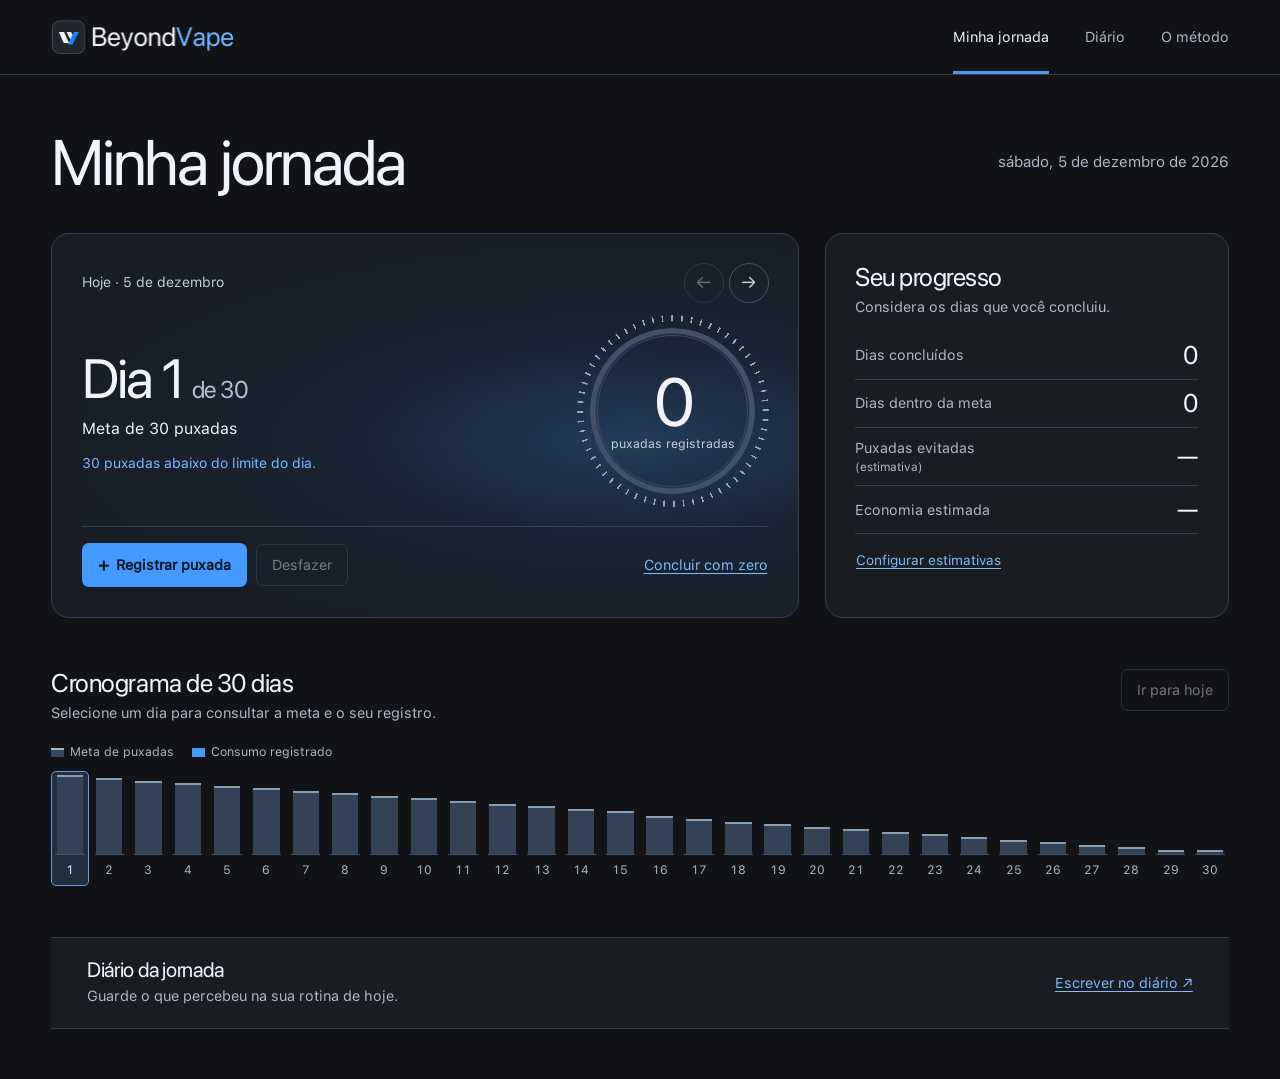
<file: jornada.html>
<!doctype html>
<html lang="pt-BR">
<head>
  <meta charset="utf-8">
  <meta name="viewport" content="width=device-width, initial-scale=1">
  <meta name="theme-color" content="#111317">
  <meta name="description" content="Registre suas puxadas, acompanhe as metas dos 30 dias e escreva no seu diário pessoal.">
  <title>Minha jornada — BeyondVape</title>
  <link rel="icon" href="beyond-mark.svg" type="image/svg+xml">
  <link rel="stylesheet" href="styles.css">
  <script src="journey-store.js" defer></script>
  <script src="app.js" defer></script>
</head>
<body>
  <a class="skip" href="#conteudo">Pular para o conteúdo</a>
  <header class="header">
    <div class="wrap header-inner">
      <a href="index.html" aria-label="BeyondVape, página inicial"><img class="brand-logo" src="beyondvape-logo.png" alt="BeyondVape"></a>
      <nav class="nav" aria-label="Navegação da jornada">
        <a href="#jornada" aria-current="page">Minha jornada</a>
        <a href="#diario">Diário</a>
        <a href="#metodo">O método</a>
      </nav>
    </div>
  </header>

  <main class="wrap" id="conteudo" tabindex="-1">
    <noscript><p class="notice">Ative o JavaScript no navegador para registrar sua jornada. <a href="index.html">Ler sobre o vape</a></p></noscript>
    <p class="notice" id="storageNotice" role="status" hidden></p>

    <section id="jornada" aria-labelledby="journeyTitle">
      <div class="page-heading">
        <h1 id="journeyTitle" tabindex="-1">Minha jornada</h1>
        <span id="todayDate" class="date-label"></span>
      </div>

      <div class="overview">
        <article class="instrument" aria-labelledby="dayTitle">
          <div class="instrument-head">
            <span id="dayDate">Registro diário</span>
            <div class="day-nav">
              <button type="button" id="btnPrevDay" aria-label="Dia anterior" disabled>←</button>
              <button type="button" id="btnNextDay" aria-label="Próximo dia">→</button>
            </div>
          </div>
          <div class="instrument-body">
            <div class="day-copy">
              <h2 id="dayTitle" tabindex="-1">Dia 1 <small>de 30</small></h2>
              <p id="dayMeta">Meta de 30 puxadas</p>
              <p id="counterRemaining"></p>
            </div>
            <div class="dial" id="dial">
              <div class="dial-face">
                <strong id="counterVal">0</strong>
                <span id="counterLabel">puxadas registradas</span>
              </div>
            </div>
          </div>
          <div class="actions">
            <button type="button" class="primary" id="btnAddPuff"><span aria-hidden="true">+</span> Registrar puxada</button>
            <button type="button" class="secondary" id="btnUndoPuff" disabled>Desfazer</button>
            <button type="button" class="text-btn" id="btnFinishDay">Concluir dia</button>
          </div>
        </article>

        <aside class="summary" aria-labelledby="summaryTitle">
          <h2 id="summaryTitle">Seu progresso</h2>
          <p>Considera os dias que você concluiu.</p>
          <dl class="metrics">
            <div><dt>Dias concluídos</dt><dd id="sumDays">0</dd></div>
            <div><dt>Dias dentro da meta</dt><dd id="sumDaysSuccess">0</dd></div>
            <div><dt>Puxadas evitadas <small>(estimativa)</small></dt><dd id="sumPuffsAvoided">—</dd></div>
            <div><dt>Economia estimada</dt><dd id="sumMoneySaved">—</dd></div>
          </dl>
          <button type="button" class="text-btn" id="openSettings">Configurar estimativas</button>
        </aside>
      </div>

      <section class="schedule" aria-labelledby="scheduleTitle">
        <div class="section-head">
          <div><h2 id="scheduleTitle">Cronograma de 30 dias</h2>
          <p>Selecione um dia para consultar a meta e o seu registro.</p></div>
          <button class="secondary" id="btnToday" type="button">Ir para hoje</button>
        </div>
        <div class="legend"><span><i class="target-key"></i>Meta de puxadas</span><span><i class="used-key"></i>Consumo registrado</span></div>
        <div id="daysList" class="chart" aria-label="Dias da jornada"></div>
      </section>

      <div class="journal-link"><div><h2>Diário da jornada</h2><p>Guarde o que percebeu na sua rotina de hoje.</p></div><a href="#diario">Escrever no diário <span aria-hidden="true">↗</span></a></div>
    </section>

    <section id="diario" aria-labelledby="diaryTitle" hidden>
      <div class="page-heading"><h1 id="diaryTitle" tabindex="-1">Meu diário</h1></div>
      <div class="diary-layout">
        <form id="noteForm" class="editor">
          <h2>Nova anotação</h2>
          <label for="postInput">O que você percebeu hoje?</label>
          <textarea id="postInput" name="note" rows="5" maxlength="2000" required aria-describedby="notePrivacy"></textarea>
          <p id="notePrivacy">Suas anotações ficam apenas neste navegador.</p>
          <button type="submit" class="primary" id="btnSendPost" disabled>Salvar anotação</button>
        </form>
        <section class="history" aria-labelledby="historyTitle">
          <h2 id="historyTitle">Minhas anotações</h2>
          <p id="emptyNotes">As anotações que você salvar aparecerão aqui.</p>
          <ol id="postsList"></ol>
        </section>
      </div>
    </section>

    <section id="metodo" class="method" aria-labelledby="methodTitle" hidden>
      <div class="page-heading"><h1 id="methodTitle" tabindex="-1">O método</h1></div>
      <div class="method-layout">
        <div class="method-intro">
          <h2>Uma jornada de 30 dias</h2>
          <p>O cronograma começa com uma meta de 30 puxadas e chega a zero no último dia. Use as metas como referência para observar o seu consumo.</p>
          <p>Registre cada puxada e conclua o dia quando terminar. Você também pode registrar um dia com zero puxadas. Se precisar corrigir algo, reabra o dia no cronograma.</p>
          <a href="#jornada" class="primary">Ir para minha jornada</a>
        </div>
        <ol class="phases">
          <li><span>Dias 1 a 10</span><h3>Reconhecer a rotina</h3><p>Observe em quais momentos do dia você usa o vape. Anote no diário o que estava fazendo.</p></li>
          <li><span>Dias 11 a 20</span><h3>Observar os hábitos</h3><p>Compare seus registros com as metas e observe o que facilita ou dificulta a redução.</p></li>
          <li><span>Dias 21 a 30</span><h3>Revisitar o progresso</h3><p>A meta do último dia é zero. Consulte seu histórico mesmo nos dias em que ultrapassar a meta.</p></li>
        </ol>
      </div>
      <div class="resource"><h2>Apoio profissional</h2><p>Para buscar acompanhamento, <a href="https://www.gov.br/inca/pt-br/assuntos/causas-e-prevencao-do-cancer/tabagismo/como-parar-de-fumar">consulte as orientações do INCA sobre atendimento pelo SUS</a>.</p><a href="index.html#efeitos">Entenda os efeitos do vape</a></div>
    </section>
    <p id="announcement" class="sr-only" role="status" aria-live="polite"></p>
  </main>

  <dialog id="settings" aria-labelledby="settingsTitle">
    <form id="settingsForm">
      <h2 id="settingsTitle">Suas estimativas</h2>
      <p>Compare os dias concluídos com o consumo que você tinha antes da jornada. Preencha o custo e a duração do aparelho para estimar a economia.</p>
      <label for="baseline">Puxadas por dia antes da jornada</label>
      <input id="baseline" name="baseline" type="number" min="1" max="100000" step="1" required>
      <label for="price">Preço por aparelho (R$)</label>
      <input id="price" name="price" type="number" min="0.01" max="100000" step="0.01">
      <label for="capacity">Puxadas por aparelho</label>
      <input id="capacity" name="capacity" type="number" min="1" max="1000000" step="1">
      <div class="dialog-actions"><button type="button" class="secondary" id="cancelSettings">Cancelar</button><button class="primary" type="submit">Salvar</button></div>
    </form>
  </dialog>
</body>
</html>
</file>
<file: landing.css>
@font-face {
  font-family: "SF Pro";
  src: url("fonts/SF-Pro-Display-Regular.otf") format("opentype");
  font-display: swap;
}

@font-face {
  font-family: "SF Pro Text";
  src: url("fonts/SF-Pro-Text-Regular.otf") format("opentype");
  font-display: swap;
}

:root {
  color-scheme: dark;
  --base: #111317;
  --panel: #191a1c;
  --blue: #1683ff;
  --ice: #76baff;
  --white: #f3f4f6;
  --muted: #b5b7bb;
  --line: #303236;
  --edge: clamp(26px, 5.1vw, 90px);
  --head: 86px;
  --rail: 82px;
  --frame: 100vh;
  --frame: 100svh;
  background: var(--base);
  color: var(--white);
  font-family: "SF Pro Text", system-ui, sans-serif;
}

* { box-sizing: border-box; }
body { margin: 0; }
a { color: inherit; }
a:focus-visible { outline: 2px solid var(--ice); outline-offset: 5px; }
button, a { -webkit-tap-highlight-color: transparent; }
.skip { position: fixed; top: 10px; left: 10px; z-index: 5; padding: 10px; background: var(--base); transform: translateY(-200%); }
.skip:focus { transform: none; }

.film { position: relative; background: #131416; }
.frame {
  position: relative;
  isolation: isolate;
  min-height: var(--frame);
  background:
    radial-gradient(ellipse at 71% 47%, #293445 0%, #1a2029 33%, transparent 65%),
    linear-gradient(130deg, #1b1c1e, #111214 67%);
}
.frame::before {
  content: "";
  position: absolute;
  z-index: -1;
  inset: 0;
  pointer-events: none;
  background-image: linear-gradient(#c2c7cf13 1px, transparent 1px), linear-gradient(90deg, #c2c7cf13 1px, transparent 1px);
  background-size: 48px 48px;
  mask-image: radial-gradient(ellipse at 72% 48%, black 6%, transparent 72%);
}
.topbar {
  position: relative;
  z-index: 2;
  height: var(--head);
  margin: 0 var(--edge);
  display: grid;
  grid-template-columns: 1fr auto 1fr;
  align-items: center;
  gap: 20px;
  border-bottom: 1px solid var(--line);
}
.brand { display: inline-flex; align-items: center; justify-self: start; }
.brand img { display: block; width: auto; height: 39px; }
.top-links { display: flex; gap: clamp(18px, 3vw, 46px); }
.top-links a { display: inline-flex; align-items: center; min-height: 42px; color: var(--muted); font-size: 14px; text-decoration: none; white-space: nowrap; }
.top-links a:hover, .top-links a[aria-current] { color: var(--white); }
.button {
  display: inline-flex;
  width: fit-content;
  align-items: center;
  justify-content: space-between;
  gap: 22px;
  border: 1px solid transparent;
  border-radius: 7px;
  text-decoration: none;
  white-space: nowrap;
  transition: background .2s, border-color .2s;
}
.button span { font-size: 1.22em; line-height: 1; }
.button-outline { justify-self: end; padding: 11px 14px; border-color: #44464b; color: var(--white); font-size: 12px; }
.button-outline:hover { border-color: var(--ice); background: #292b30; }
.button-primary { background: var(--blue); color: #060e19; padding: 14px 18px; font-size: 14px; font-weight: 700; min-height: 48px; }
.button-primary:hover { background: #63aeff; }

.chapters { position: relative; z-index: 1; padding: 0 var(--edge); }
.chapter { max-width: 570px; padding: 66px 0; }
.kicker {
  margin: 0 0 20px;
  color: var(--ice);
  font-size: 12px;
  letter-spacing: .105em;
  text-transform: uppercase;
  display: flex;
  align-items: center;
  gap: 10px;
}
.kicker span { width: 20px; height: 1px; background: var(--blue); }
h1, h2 { font: 400 clamp(62px, min(8.25vw, 15vh), 147px)/.93 "SF Pro", system-ui, sans-serif; margin: 0; letter-spacing: -.045em; word-spacing: .035em; }
h2 { font-size: clamp(57px, min(7.55vw, 13.5vh), 125px); }
h1 em, h2 em { font-style: normal; color: #b7bbc3; }
.lede { max-width: 365px; margin: 26px 0 23px; font-size: clamp(14px, 1.35vw, 18px); line-height: 1.55; color: var(--muted); }
.stat { font-size: clamp(96px, min(13vw, 22vh), 192px); font-variant-numeric: tabular-nums; }
.stat span { font-size: .48em; color: #b7bbc3; margin-left: .05em; }
.comparison { max-width: 340px; display: grid; gap: 9px; margin: 0 0 15px; }
.comparison div { display: grid; grid-template-columns: 37px 1fr 50px; align-items: center; gap: 10px; font-size: 12px; color: var(--muted); font-variant-numeric: tabular-nums; }
.comparison i { display: block; height: 6px; border-radius: 6px; background: #34363a; overflow: hidden; }
.comparison i::before { content: ""; display: block; height: 100%; width: var(--bar); border-radius: inherit; background: #9c9fa6; }
.comparison div:last-child i::before { background: var(--blue); }
.comparison strong { color: var(--white); font-weight: 400; }
.source, .care { font-size: 12px; color: var(--muted); line-height: 1.6; text-underline-offset: .22em; }
.source:hover, .care a:hover { color: var(--ice); }
.care { margin: 14px 0 0; }
.effects { margin: 21px 0 12px; max-width: 410px; }
.effects div { display: grid; grid-template-columns: 115px 1fr; gap: 10px; align-items: baseline; padding: 8px 0; border-bottom: 1px solid var(--line); }
.effects dt { color: var(--white); font-size: 13px; }
.effects dd { margin: 0; color: var(--muted); font-size: 12px; line-height: 1.4; }

.visual {
  position: absolute;
  margin: 0;
  right: 1%;
  top: var(--head);
  width: 57%;
  height: min(65vh, 680px);
  pointer-events: none;
  display: none;
}
.visual::before {
  content: "";
  position: absolute;
  inset: 4% 3%;
  background: radial-gradient(ellipse at 50% 49%, #c1c7d02b, #9a9fa71c 33%, transparent 66%);
}
.optics { position: absolute; inset: 50% auto auto 50%; width: min(100%, 74vh); height: 100%; transform: translate(-50%, -50%) rotate(var(--optic-angle, 0deg)); color: #959ba5; }
#pod { width: 100%; height: 100%; display: block; position: relative; }
.visual figcaption { position: absolute; left: 50%; bottom: 1%; transform: translateX(-50%); white-space: nowrap; font-size: 10px; letter-spacing: .12em; color: var(--muted); }
.signal { display: inline-block; width: 5px; height: 5px; border-radius: 50%; margin-right: 8px; vertical-align: 2px; background: #70b7ff; box-shadow: 0 0 11px #1683ff; }

.timeline {
  display: none;
  position: absolute;
  bottom: 0;
  left: var(--edge);
  right: var(--edge);
  height: var(--rail);
  border-top: 1px solid var(--line);
  grid-template-columns: 1fr auto 1fr;
  align-items: center;
  gap: 20px;
  z-index: 2;
}
.scroll-cue { display: flex; align-items: center; gap: 10px; width: fit-content; color: var(--muted); text-decoration: none; font-size: 12px; }
.scroll-icon { display: grid; place-items: center; width: 32px; height: 32px; border: 1px solid #44464b; border-radius: 50%; color: var(--ice); }
.scroll-cue:hover .scroll-icon { background: #282a30; }
.chapter-index { justify-self: end; color: var(--muted); font-size: 12px; font-variant-numeric: tabular-nums; letter-spacing: .1em; }
.chapter-index b { color: var(--ice); }
.chapter-nav { display: flex; }
.chapter-nav a { display: grid; align-items: center; width: clamp(28px, 3.7vw, 56px); min-height: 44px; padding-inline: 3px; }
.chapter-nav a::after { content: ""; height: 3px; border-radius: 2px; background: #5e6775; }
.chapter-nav a[aria-current]::after, .chapter-nav a:hover::after { background: var(--ice); }
.anchors { display: none; }

.is-film { scroll-behavior: smooth; }
.is-film .film { height: calc(var(--frame) + var(--travel)); }
.is-film .frame { position: sticky; top: 0; height: var(--frame); overflow: hidden; }
.is-film .visual { display: block; top: calc(var(--head) + 4px); height: calc(var(--frame) - var(--head) - var(--rail) - 8px); }
.is-film .chapters { position: absolute; inset: var(--head) auto var(--rail) 0; width: min(53%, 820px); display: grid; align-items: center; pointer-events: none; }
.is-film .chapter { grid-area: 1 / 1; padding: 0; visibility: hidden; opacity: 0; transform: translateY(15px); }
.is-film .chapter.is-current { visibility: visible; opacity: 1; transform: none; pointer-events: auto; }
.is-ready .chapter { transition: opacity .22s ease, transform .29s ease, visibility 0s linear .22s; }
.is-ready .chapter.is-current { transition-delay: .08s, .06s, 0s; }
.is-film .timeline { display: grid; }
.is-film .anchors { display: block; position: absolute; inset: 0; pointer-events: none; }
.is-film .anchors span { position: absolute; left: 0; }

.footer { padding: 24px var(--edge); display: flex; justify-content: space-between; flex-wrap: wrap; gap: 12px 24px; font-size: 12px; color: var(--muted); background: var(--base); }
.footer span:first-child { color: var(--white); }

@media (max-width: 800px) {
  :root { --edge: 24px; --head: 70px; --rail: 62px; }
  .topbar { grid-template-columns: 1fr auto; }
  .top-links { display: none; }
  h1, h2 { font-size: clamp(51px, 9.4vw, 80px); }
  .visual { right: 0; width: 55%; }
}

@media (max-width: 600px) {
  :root { --edge: 20px; --head: 62px; --rail: 54px; }

  .brand img { height: 33px; }
  .button-outline { padding: 9px 10px; gap: 8px; }
  h1, h2 { font-size: clamp(47px, min(12.4vw, 9.2svh), 67px); }
  .stat { font-size: clamp(72px, 19vw, 106px); }
  .kicker { margin-bottom: 13px; font-size: 10px; }
  .lede { margin: 13px 0 13px; max-width: 330px; }
  .button-primary { min-height: 42px; padding: 10px 13px; font-size: 13px; }
  .effects { margin: 13px 0 7px; }
  .effects div { grid-template-columns: 97px 1fr; padding: 5px 0; }
  .effects dt { font-size: 12px; }
  .care { margin-top: 9px; }
  .is-film .chapters { inset: calc(var(--head) + 22px) 0 auto; width: auto; align-items: start; }
  .is-film .visual { top: auto; width: 100%; right: 0; bottom: calc(var(--rail) + 3px); height: calc(var(--frame) - var(--head) - var(--rail) - 276px); }
  .visual figcaption { bottom: 0; font-size: 8px; }
  .timeline { gap: 13px; }
  .scroll-cue { font-size: 10px; gap: 5px; white-space: nowrap; }
  .scroll-icon { width: 23px; height: 23px; }
  .chapter-index { font-size: 10px; }
}

:root:not(.is-film) .frame { display: grid; grid-template-columns: repeat(2, minmax(0, 1fr)); }
:root:not(.is-film) .topbar { grid-column: 1 / -1; }
:root:not(.is-film) .chapters { display: contents; }
:root:not(.is-film) .chapter { grid-column: 1 / -1; width: 100%; max-width: none; padding: clamp(38px, 6vw, 90px) var(--edge); border-bottom: 1px solid var(--line); }
.has-static-pod .chapter:first-child { grid-column: 1; grid-row: 2; }
.has-static-pod .visual { position: relative; inset: auto; display: block; grid-column: 2; grid-row: 2; width: 100%; height: clamp(300px, 45vw, 620px); overflow: hidden; align-self: center; }
.has-static-pod .visual figcaption { bottom: 5%; }
@media (min-width: 801px) {
  :root:not(.is-film) .chapter:not(:first-child) { display: grid; grid-template-columns: 1fr 1fr; column-gap: 5vw; align-content: center; align-items: start; }
  :root:not(.is-film) .kicker { grid-column: 1 / -1; }
  :root:not(.is-film) .chapter:not(:first-child) h2 { grid-column: 1; grid-row: 2 / span 4; font-size: clamp(48px, 6vw, 90px); }
  :root:not(.is-film) .chapter:not(:first-child) > :not(h2):not(.kicker) { grid-column: 2; margin-top: 0; margin-bottom: 14px; }
}
@media (max-width: 800px) {
  :root:not(.is-film) .topbar { height: auto; min-height: var(--head); padding-block: 10px 2px; gap: 3px 12px; }
  :root:not(.is-film) .top-links { display: flex; grid-row: 2; grid-column: 1 / -1; }
  .has-static-pod .visual { grid-column: 1 / -1; grid-row: 3; height: clamp(200px, 32vh, 330px); min-height: 0; }
  :root.has-static-pod .chapter:first-child { grid-column: 1 / -1; padding-bottom: 10px; border: 0; }
}
@media (max-width: 600px) {
  .timeline { grid-template-columns: auto 1fr auto; gap: 5px; }
  .chapter-nav { justify-self: center; }
  .chapter-nav a { width: clamp(22px, 5.7vw, 30px); }
}
@media (prefers-reduced-motion: reduce) {
  *, *::before, *::after { transition: none !important; }
}
</file>
<file: styles.css>
@font-face {
  font-family: "SF Pro";
  src: url("fonts/SF-Pro-Display-Regular.otf") format("opentype");
  font-display: swap;
}
@font-face {
  font-family: "SF Pro Text";
  src: url("fonts/SF-Pro-Text-Regular.otf") format("opentype");
  font-display: swap;
}
:root {
  color-scheme: dark;
  --base: #111317;
  --surface: #191c21;
  --edge: #373d47;
  --ink: #f1f4fa;
  --muted: #b1b9c6;
  --blue: #81baff;
  --action: #459aff;
  --warm: #f6be83;
  font-family: "SF Pro Text", system-ui, sans-serif;
  background: var(--base);
  color: var(--ink);
}
* { box-sizing: border-box; }
body { margin: 0; line-height: 1.5; }
[hidden] { display: none !important; }
a { color: var(--blue); text-underline-offset: .2em; }
button, input, textarea { font: inherit; color: inherit; }
button, .primary { cursor: pointer; }
button:disabled { cursor: default; opacity: .44; }
:focus-visible { outline: 2px solid var(--blue); outline-offset: 4px; }
button, a { touch-action: manipulation; }
h1, h2, h3, p, dl, dd, ol { margin: 0; }
h1, h2, h3, dd { font-family: "SF Pro", system-ui, sans-serif; font-weight: 400; line-height: 1.13; }
h1 { font-size: clamp(2.7rem, 5vw, 4.25rem); letter-spacing: -.035em; word-spacing: .035em; }
h2 { font-size: clamp(1.4rem, 2vw, 1.75rem); letter-spacing: -.018em; }
h3 { font-size: 1.22rem; }
p { color: var(--muted); }
.wrap { width: min(1180px, 100% - clamp(32px, 8vw, 130px)); margin-inline: auto; }
.header { position: sticky; top: 0; z-index: 2; border-bottom: 1px solid var(--edge); background: var(--base); }
.header-inner, .nav, .day-nav, .actions, .legend, .dialog-actions { display: flex; align-items: center; }
.header-inner { min-height: 74px; justify-content: space-between; gap: 20px; }
.brand-logo { width: auto; height: 38px; display: block; }
.nav { gap: clamp(14px, 3vw, 36px); align-self: stretch; }
.nav a { display: grid; align-self: stretch; align-items: center; position: relative; color: var(--muted); font-size: .9rem; text-decoration: none; }
.nav a[aria-current], .nav a:hover { color: var(--ink); }
.nav a[aria-current]::after { content: ""; position: absolute; height: 3px; background: var(--action); inset: auto 0 0; }
main { padding-block: clamp(28px, 4vw, 55px) 50px; }
.page-heading, .section-head, .journal-link, .instrument-head, .metrics > div { display: flex; align-items: center; justify-content: space-between; gap: 16px; }
.page-heading { margin-bottom: clamp(20px, 3vw, 34px); flex-wrap: wrap; }
.date-label { color: var(--muted); font-size: .95rem; }
.overview { display: grid; grid-template-columns: minmax(0, 1.85fr) minmax(268px, 1fr); gap: clamp(16px, 2vw, 26px); }
.instrument, .summary, .editor, .resource { border: 1px solid var(--edge); border-radius: 18px; }
.instrument {
  --accent: var(--blue);
  background: radial-gradient(ellipse at 78% 54%, #243b5a 0%, #192535 32%, #181d25 70%);
  display: flex; flex-direction: column; justify-content: space-between;
  padding: clamp(18px, 2.3vw, 32px);
}
.instrument.over-target { --accent: var(--warm); }
.instrument-head { color: #c6cfdb; font-size: .88rem; }
.day-nav { gap: 5px; }
.day-nav button { border: 1px solid #465465; background: transparent; border-radius: 50%; width: 40px; height: 40px; line-height: 1; font-size: 1.18rem; }
.day-nav button:hover:enabled, .secondary:hover:enabled { background: #303944; }
.instrument-body { display: grid; grid-template-columns: minmax(0, 1fr) auto; gap: 10px; align-items: center; padding-block: 12px 19px; }
.day-copy h2 { font-size: clamp(2.3rem, 4.3vw, 4.4rem); letter-spacing: -.035em; }
.day-copy small { color: #b0c0d3; font-size: .44em; letter-spacing: -.025em; white-space: nowrap; }
#dayMeta { color: var(--ink); margin-top: 7px; }
#counterRemaining { max-width: 28ch; margin-top: 12px; font-size: .88rem; color: var(--accent); }
.dial { width: clamp(150px, 15vw, 210px); aspect-ratio: 1; position: relative; display: grid; place-items: center; border-radius: 100%; }
.dial::before, .dial::after { content: ""; position: absolute; border-radius: inherit; pointer-events: none; }
.dial::before { inset: 0; background: repeating-conic-gradient(from -1deg, #94a7be 0deg 1deg, transparent 1deg 6deg); mask: radial-gradient(closest-side, transparent 93%, #000 94%); }
.dial::after { inset: 7%; background: conic-gradient(var(--accent) var(--amount, 0%), #425168 0); mask: radial-gradient(closest-side, transparent 92%, #000 94%); }
.dial-face { display: grid; justify-items: center; align-content: center; width: 79%; aspect-ratio: 1; border-radius: 100%; border: 1px solid #3c4c61; }
.dial strong { font: 400 clamp(2.6rem, 5.3vw, 4.7rem)/1 "SF Pro", system-ui, sans-serif; letter-spacing: -.065em; font-variant-numeric: tabular-nums; }
.dial strong.long-value { font-size: 1.3rem; letter-spacing: -.035em; }
.dial-face span { font-size: clamp(.66rem, 1vw, .78rem); color: #c5d0de; }
.actions { border-top: 1px solid #35404e; padding-top: 16px; gap: 9px; flex-wrap: wrap; }
.primary, .secondary, .text-btn { min-height: 42px; border-radius: 7px; font-size: .9rem; }
.primary, .secondary { display: inline-flex; align-items: center; justify-content: center; gap: 7px; padding: 8px 15px; text-decoration: none; }
.primary { color: #091422; background: var(--action); border: 1px solid transparent; font-weight: 600; }
.primary:hover:enabled, a.primary:hover { background: #7db9ff; }
.primary span { font-size: 1.22em; }
.secondary { border: 1px solid #4b5665; background: transparent; color: var(--ink); }
.text-btn { background: none; border: 0; color: var(--blue); padding: 4px 1px; text-decoration: underline; text-underline-offset: .24em; }
.actions .text-btn { margin-left: auto; }
.summary { padding: clamp(18px, 2.3vw, 32px); background: var(--surface); }
.summary h2 + p, .section-head p, .journal-link p { margin-top: 5px; font-size: .91rem; }
.metrics { margin-block: 13px 5px; }
.metrics > div { padding-block: 9px; border-bottom: 1px solid var(--edge); }
.metrics dt { color: var(--muted); font-size: .9rem; }
.metrics dt small { display: block; font-size: .75rem; }
.metrics dd { text-align: right; font-size: clamp(1.25rem, 2vw, 1.65rem); font-variant-numeric: tabular-nums; overflow-wrap: anywhere; }
.summary .text-btn { font-size: .86rem; }
.schedule { margin-block: clamp(30px, 4vw, 52px); }
.section-head { align-items: flex-start; flex-wrap: wrap; }
.legend { gap: 18px; flex-wrap: wrap; margin-block: 18px 10px; font-size: .78rem; color: var(--muted); }
.legend span { display: inline-flex; align-items: center; gap: 6px; }
.legend i { width: 13px; height: 9px; display: inline-block; }
.target-key { background: #374961; border-top: 2px solid #a6b5c9; }
.used-key { background: var(--action); }
.chart { display: grid; grid-template-columns: repeat(30, minmax(0, 1fr)); gap: 2px; }
.chart button { min-width: 0; display: grid; gap: 6px; padding: 5px 3px; border: 1px solid transparent; border-radius: 5px; background: transparent; color: var(--muted); font-size: .76rem; font-variant-numeric: tabular-nums; }
.chart button:hover, .chart button:focus-visible { background: var(--surface); color: var(--ink); }
.chart button[aria-pressed="true"] { background: #202e40; border-color: #699bd8; color: var(--ink); }
.chart-bar { position: relative; display: block; height: 78px; border-bottom: 1px solid #445166; }
.chart-bar::before, .chart-bar::after { content: ""; position: absolute; bottom: 0; }
.chart-bar::before { left: 5%; right: 5%; height: var(--target); min-height: 2px; background: #344255; border-top: 2px solid #8a9cb2; }
.chart-bar::after { left: 26%; right: 26%; height: var(--used); background: var(--action); }
.chart .closed .chart-bar::after { min-height: 3px; }
html { scroll-padding-top: 98px; }
.journal-link, .resource { background: var(--surface); padding: 20px clamp(18px, 3vw, 36px); }
.journal-link { border-block: 1px solid var(--edge); flex-wrap: wrap; }
.journal-link h2, .resource h2 { font-size: 1.3rem; }
.journal-link a { font-size: .9rem; }
.diary-layout, .method-layout { display: grid; grid-template-columns: minmax(0, .95fr) minmax(0, 1.05fr); gap: clamp(22px, 5vw, 74px); align-items: start; }
.editor { padding: clamp(20px, 3vw, 36px); background: var(--surface); }
label { display: block; margin: 16px 0 6px; }
textarea, input { width: 100%; padding: 10px 12px; border: 1px solid #596473; border-radius: 6px; background: var(--base); font-size: 1rem; }
textarea { resize: vertical; min-height: 100px; }
.editor p { font-size: .85rem; margin: 6px 0 16px; }
.history { padding-top: 10px; }
.history p { margin-top: 12px; }
.history ol { padding: 0; list-style: none; }
.history li { padding-block: 16px; border-bottom: 1px solid var(--edge); }
.note-head { display: flex; align-items: center; justify-content: space-between; gap: 12px; }
.note-head time { font-size: .85rem; color: var(--muted); }
.note-head button { font-size: .8rem; }
.history li p { white-space: pre-wrap; overflow-wrap: anywhere; margin: 2px 0 10px; color: var(--ink); }
.method-intro p, .resource p { margin: 12px 0; }
.method-intro .primary { margin-top: 8px; }
.phases { list-style: none; padding: 0; }
.phases li { padding: 0 0 18px 18px; border-left: 2px solid #4776a9; }
.phases li:last-child { padding-bottom: 0; }
.phases span { color: var(--blue); font-size: .83rem; }
.phases h3 { margin-block: 4px; }
.phases p { font-size: .93rem; }
.resource { max-width: 72ch; margin-top: 36px; }
dialog { width: min(430px, 100% - 32px); max-height: calc(100% - 40px); padding: 26px; border: 1px solid var(--edge); border-radius: 16px; color: var(--ink); background: var(--surface); }
dialog::backdrop { background: #07090dc9; }
dialog p { margin-top: 9px; font-size: .9rem; }
.dialog-actions { justify-content: flex-end; gap: 8px; margin-top: 20px; }
.notice { border-left: 3px solid var(--warm); background: var(--surface); padding: 12px; color: var(--ink); margin-bottom: 16px; }
.skip, .sr-only { position: absolute; width: 1px; height: 1px; overflow: hidden; clip-path: inset(50%); }
.skip:focus { top: 8px; left: 8px; z-index: 2; padding: 10px; width: auto; height: auto; clip-path: none; background: var(--base); }
@media (scripting: none) {
  .nav, #jornada, .method-intro .primary { display: none; }
  #metodo[hidden] { display: block !important; }
}
@media (max-width: 920px) {
  .chart { grid-template-columns: repeat(15, minmax(0, 1fr)); row-gap: 10px; }
}
@media (max-width: 760px) {
  .overview, .diary-layout, .method-layout { grid-template-columns: 1fr; }
  .instrument-body { padding-block: 10px 18px; }
  .chart { grid-template-columns: repeat(10, minmax(0, 1fr)); }
  .chart-bar { height: 48px; }
  .summary { padding-block: 20px 12px; }
  .metrics dt small { display: inline; }
}
@media (max-width: 520px) {
  .header-inner { min-height: auto; flex-wrap: wrap; gap: 2px 14px; padding-top: 12px; }
  .brand-logo { height: 29px; }
  .nav { min-height: 44px; }
  .nav a { font-size: .82rem; }
  .page-heading { gap: 3px; flex-direction: column; align-items: flex-start; }
  .date-label { font-size: .85rem; }
  .dial { width: clamp(114px, 32vw, 150px); }
  .dial-face span { max-width: 9ch; text-align: center; line-height: 1.1; }
  .day-copy h2 { font-size: 2.4rem; }
  #dayMeta { font-size: .94rem; }
  #counterRemaining { font-size: .81rem; }
  .actions { gap: 5px 9px; }
  .actions .text-btn { margin-left: 0; }
  .primary, .secondary { padding-inline: 11px; }
  .instrument-head { gap: 4px; }
  .chart button { padding-inline: 1px; }
  .section-head { gap: 8px; }
}
</file>
